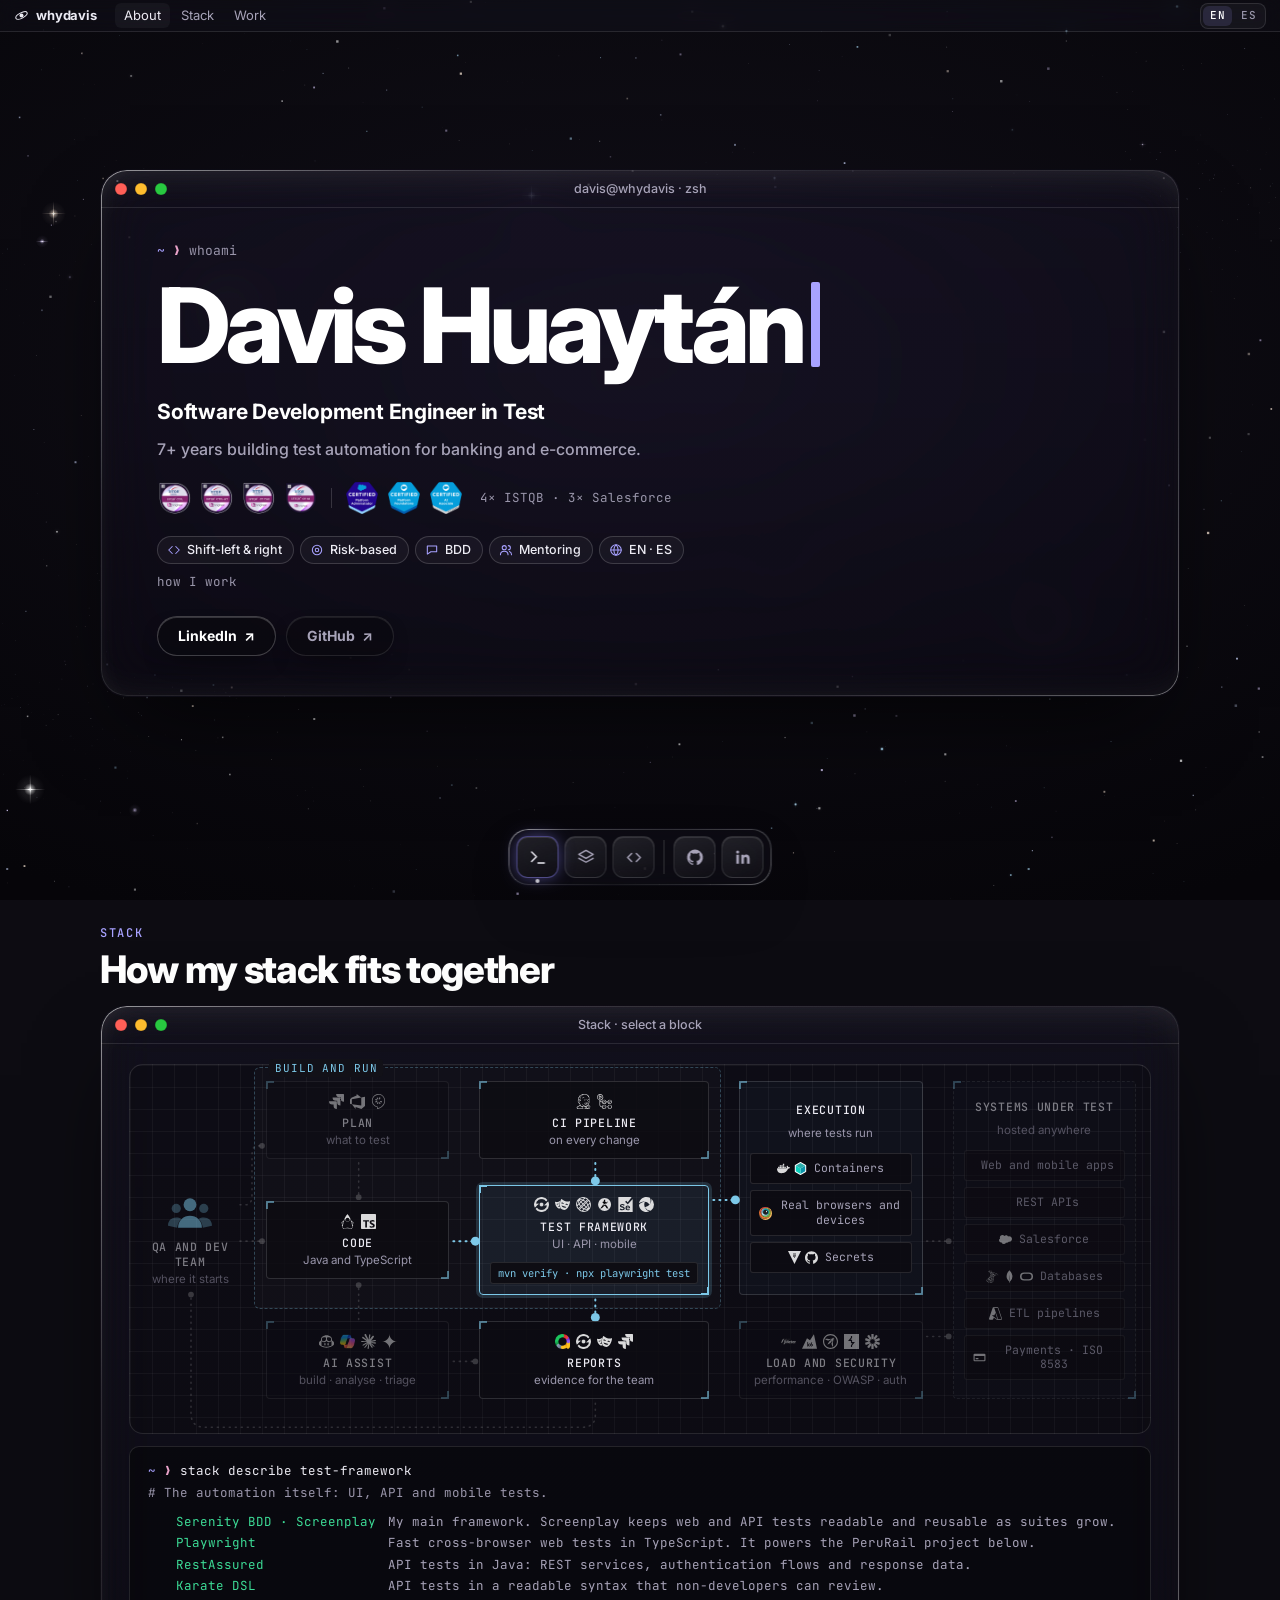
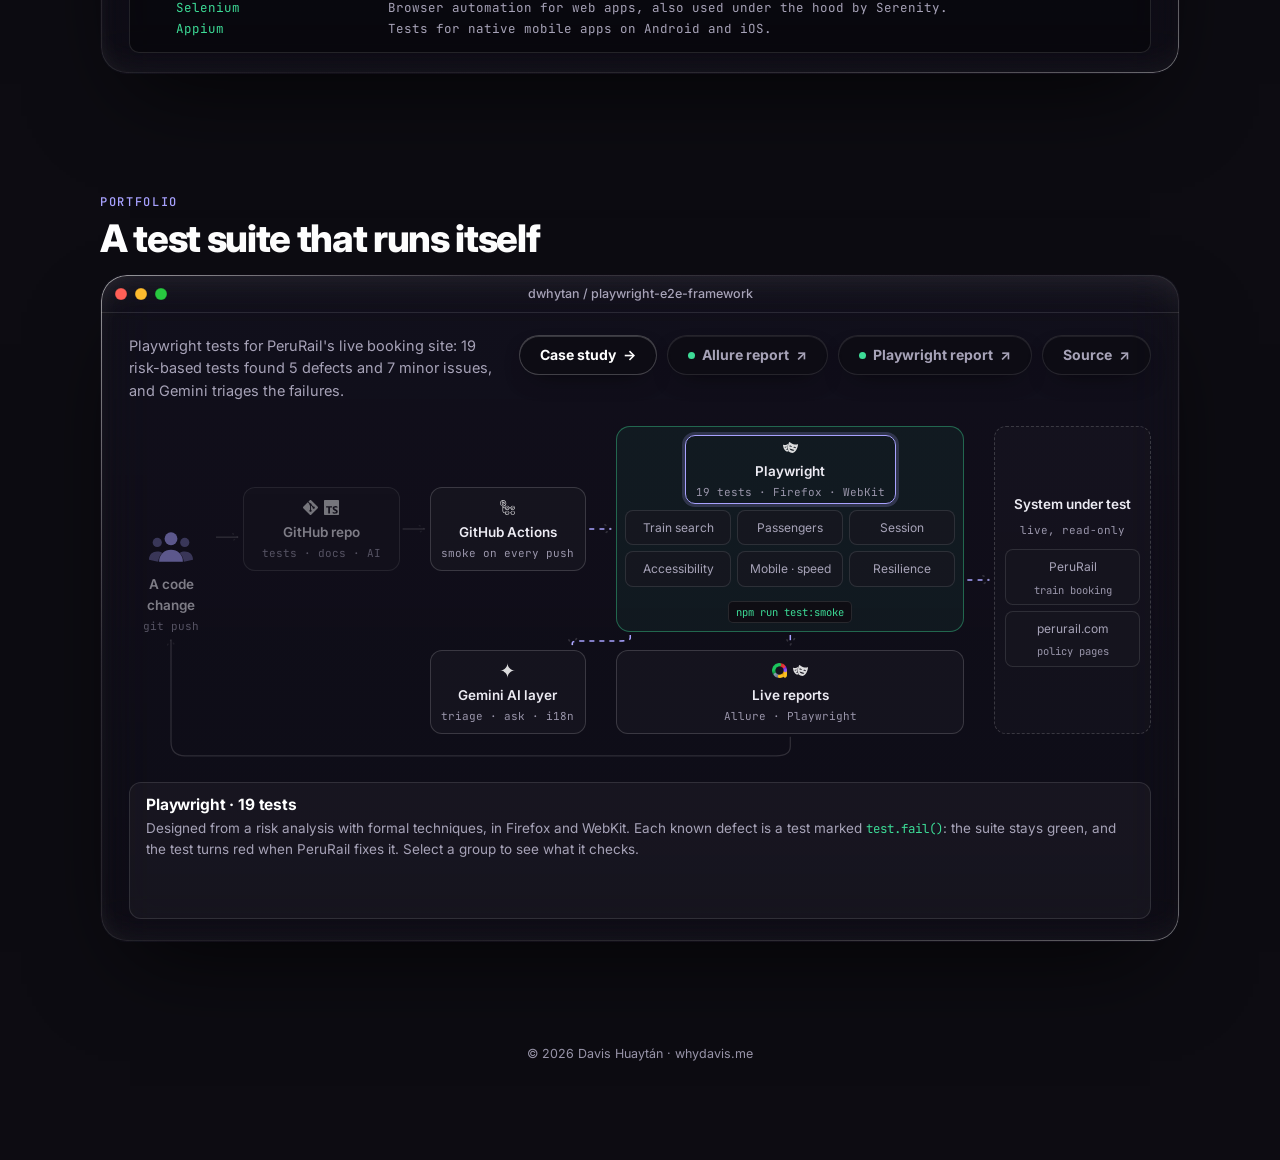
<file: index.html>
<!doctype html>
<html lang="en">
<head>
  <meta charset="utf-8">
  <meta name="viewport" content="width=device-width, initial-scale=1, viewport-fit=cover">
  <title>Davis Huaytán · SDET</title>
  <meta name="description" content="Davis Huaytán, Software Development Engineer in Test: test automation, CI/CD, performance and security testing.">
  <meta name="theme-color" content="#16151c">
  <meta property="og:title" content="Davis Huaytán · SDET">
  <meta property="og:description" content="Test automation, CI/CD, performance and security testing. ISTQB and Salesforce certified.">
  <meta property="og:url" content="https://whydavis.me">
  <meta property="og:type" content="website">
  <meta property="og:image" content="https://whydavis.me/og.png">
  <meta property="og:image:width" content="1200">
  <meta property="og:image:height" content="630">
  <meta property="og:image:alt" content="Davis Huaytán, Software Development Engineer in Test, with ISTQB and Salesforce certification badges">
  <meta name="twitter:card" content="summary_large_image">
  <meta name="twitter:title" content="Davis Huaytán · SDET">
  <meta name="twitter:description" content="Test automation, CI/CD, performance and security testing. ISTQB and Salesforce certified.">
  <meta name="twitter:image" content="https://whydavis.me/og.png">
  <!-- Shared by link only: keep it out of search results (link previews still work) -->
  <meta name="robots" content="noindex, nofollow">
  <link rel="canonical" href="https://whydavis.me/">
  <link rel="icon" href="favicon.svg" type="image/svg+xml">
  <link rel="preconnect" href="https://fonts.googleapis.com">
  <link rel="preconnect" href="https://fonts.gstatic.com" crossorigin>
  <link href="https://fonts.googleapis.com/css2?family=Inter:wght@400;500;600;700;800&family=JetBrains+Mono:wght@400;500&display=swap" rel="stylesheet">
  <link rel="stylesheet" href="styles.css">
  <script>document.documentElement.classList.add("js")</script>
</head>
<body>
  <canvas id="sky" aria-hidden="true"></canvas>
  <canvas id="stars" aria-hidden="true"></canvas>
  <div class="nebula" aria-hidden="true"></div>

  <!-- Menu bar -->
  <header class="menubar">
    <a class="mb-brand" href="#top" aria-label="Back to top">
      <svg viewBox="0 0 24 24" width="15" height="15" aria-hidden="true"><circle cx="12" cy="12" r="3.2" fill="currentColor"/><ellipse cx="12" cy="12" rx="10" ry="4.2" fill="none" stroke="currentColor" stroke-width="1.6" transform="rotate(-28 12 12)"/></svg>
      <strong>whydavis</strong>
    </a>
    <nav class="mb-nav" aria-label="Sections">
      <a href="#about">About</a>
      <a href="#stack">Stack</a>
      <a href="#work">Work</a>
    </nav>
    <div class="lang" role="group" aria-label="Language">
      <button type="button" data-lang="en" aria-pressed="true" title="English">EN</button>
      <button type="button" data-lang="es" aria-pressed="false" title="Español">ES</button>
    </div>
  </header>

  <main id="top">
    <!-- Hero -->
    <section id="about" class="section hero">
      <article class="window hero-win reveal">
        <div class="titlebar">
          <span class="lights" aria-hidden="true"><i></i><i></i><i></i></span>
          <span class="title">davis@whydavis · zsh</span>
        </div>
        <div class="win-body hero-body">
          <p class="prompt"><span class="p-user">~</span> <span class="p-sym">❯</span> <span class="typed" data-text="whoami">whoami</span></p>
          <h1 class="name">Davis Huaytán<span class="cursor" aria-hidden="true"></span></h1>
          <p class="role">Software Development Engineer in Test</p>
          <p class="summary">7+ years building test automation for banking and e-commerce.</p>
          <div class="certs-row">
          <ul class="badges" aria-label="Certifications">
            <li><button class="badge" type="button" data-name="Foundation Level" data-org="ISTQB CTFL"><img src="assets/badges/ctfl.png" alt="ISTQB CTFL Foundation Level" width="32" height="32"></button></li>
            <li><button class="badge" type="button" data-name="Agile Tester" data-org="ISTQB CTFL-AT"><img src="assets/badges/ctfl-at.png" alt="ISTQB CTFL-AT Agile Tester" width="32" height="32"></button></li>
            <li><button class="badge" type="button" data-name="Test Automation Engineering" data-org="ISTQB CTAL-TAE"><img src="assets/badges/ctal-tae.png" alt="ISTQB CTAL-TAE Test Automation Engineering" width="32" height="32"></button></li>
            <li><button class="badge" type="button" data-name="AI Testing" data-org="ISTQB CT-AI"><img src="assets/badges/ct-ai.png" alt="ISTQB CT-AI AI Testing" width="32" height="32"></button></li>
            <li class="badge-sep" aria-hidden="true"></li>
            <li><button class="badge" type="button" data-name="Platform Administrator" data-org="Salesforce"><img src="assets/badges/sf-admin.png" alt="Salesforce Platform Administrator" width="32" height="32"></button></li>
            <li><button class="badge" type="button" data-name="Platform Foundations" data-org="Salesforce"><img src="assets/badges/sf-associate.png" alt="Salesforce Platform Foundations" width="32" height="32"></button></li>
            <li><button class="badge" type="button" data-name="AI Associate" data-org="Salesforce"><img src="assets/badges/sf-ai-associate.png" alt="Salesforce AI Associate" width="32" height="32"></button></li>
          </ul>
            <p class="badge-caption" aria-hidden="true"><span class="cap-default">4× ISTQB · 3× Salesforce</span><span class="cap-live"></span></p>
          </div>
          <div class="highlights">
            <span class="pchips"><button class="pchip" type="button" data-tip="Testing starts at requirements and design, and keeps going with checks in production."><svg viewBox="0 0 24 24" aria-hidden="true"><path d="M9 6l-6 6 6 6M15 6l6 6-6 6"/></svg>Shift-left &amp; right</button><button class="pchip" type="button" data-tip="Coverage goes first where a failure would hurt the business most."><svg viewBox="0 0 24 24" aria-hidden="true"><circle cx="12" cy="12" r="8"/><circle cx="12" cy="12" r="3"/></svg>Risk-based</button><button class="pchip" type="button" data-tip="Scenarios agreed with business, dev and architecture before any code."><svg viewBox="0 0 24 24" aria-hidden="true"><path d="M4 5h16v10H10l-6 4z"/></svg>BDD</button><button class="pchip" type="button" data-tip="Coaching engineers on Screenplay and Salesforce automation; made Screenplay a team standard."><svg viewBox="0 0 24 24" aria-hidden="true"><circle cx="9" cy="8" r="3.5"/><path d="M2.5 20c0-3.6 2.9-6 6.5-6s6.5 2.4 6.5 6M16 4.5a3.5 3.5 0 010 7M18 14.5c2 .8 3.5 2.8 3.5 5.5"/></svg>Mentoring</button><button class="pchip" type="button" data-tip="English at a professional working level, Spanish native."><svg viewBox="0 0 24 24" aria-hidden="true"><circle cx="12" cy="12" r="9"/><path d="M3 12h18M12 3c2.5 2.6 3.8 5.6 3.8 9s-1.3 6.4-3.8 9c-2.5-2.6-3.8-5.6-3.8-9S9.5 5.6 12 3z"/></svg>EN · ES</button></span>
            <p class="pchip-caption" aria-live="polite"><span class="cap-default">how I work</span><span class="cap-live"></span></p>
          </div>
          <div class="cta">
            <a class="btn btn-primary" href="https://www.linkedin.com/in/davis-huaytan" target="_blank" rel="noopener">LinkedIn <span aria-hidden="true">↗</span></a>
            <a class="btn" href="https://github.com/dwhytan" target="_blank" rel="noopener">GitHub <span aria-hidden="true">↗</span></a>
          </div>
        </div>
      </article>
    </section>

    <!-- Stack -->
    <section id="stack" class="section">
      <header class="sec-head reveal">
        <p class="eyebrow">Stack</p>
        <h2>How my stack fits together</h2>
      </header>
      <article class="window reveal">
        <div class="titlebar">
          <span class="lights" aria-hidden="true"><i></i><i></i><i></i></span>
          <span class="title">Stack · select a block</span>
        </div>
        <div class="win-body stack-body">
          <div class="diagram diagram--stack" id="diagram">
            <svg class="wires" aria-hidden="true">
              <defs>
                <marker id="ah" viewBox="0 0 10 10" refX="8" refY="5" markerWidth="7" markerHeight="7" orient="auto-start-reverse"><path d="M2 1L8 5L2 9" fill="none" stroke="rgba(255,255,255,.35)" stroke-width="1.6" stroke-linecap="round" stroke-linejoin="round"/></marker>
                <marker id="ah-on" viewBox="0 0 10 10" refX="8" refY="5" markerWidth="7" markerHeight="7" orient="auto-start-reverse"><path d="M2 1L8 5L2 9" fill="none" stroke="#a8a2ff" stroke-width="1.6" stroke-linecap="round" stroke-linejoin="round"/></marker>
                <marker id="dot" viewBox="0 0 10 10" refX="5" refY="5" markerWidth="6" markerHeight="6"><circle cx="5" cy="5" r="3" fill="rgba(255,255,255,.4)"/></marker>
                <marker id="dot-on" viewBox="0 0 10 10" refX="5" refY="5" markerWidth="7" markerHeight="7"><circle cx="5" cy="5" r="3.2" fill="#7cc8e8"/></marker>
              </defs>
              <g class="wire-paths"></g>
            </svg>
            <div class="zone" aria-hidden="true"><span>Build and run</span></div>
            <button class="dnode team" type="button" data-node="team" style="grid-area:team">
              <svg class="people" viewBox="0 0 48 40" aria-hidden="true"><circle cx="24" cy="11" r="7"/><path d="M11 36c0-8 6-13 13-13s13 5 13 13z"/><circle cx="9" cy="15" r="5" opacity=".55"/><path d="M0 34c0-6 4-9 9-9 2 0 4 .5 5.5 1.5-2.5 2.5-4 5.5-4.5 9.5z" opacity=".55"/><circle cx="39" cy="15" r="5" opacity=".55"/><path d="M48 34c0-6-4-9-9-9-2 0-4 .5-5.5 1.5 2.5 2.5 4 5.5 4.5 9.5z" opacity=".55"/></svg>
              <b>QA and dev team</b><small>where it starts</small>
            </button>
            <button class="dnode" type="button" data-node="plan" style="grid-area:plan">
              <span class="icons" aria-hidden="true"><img src="assets/icons/jira.svg" alt=""><img src="assets/icons/azuredevops.svg" alt=""><img src="assets/icons/cucumber.svg" alt=""></span>
              <b>Plan</b><small>what to test</small>
            </button>
            <button class="dnode" type="button" data-node="code" style="grid-area:code">
              <span class="icons" aria-hidden="true"><img src="assets/icons/openjdk.svg" alt=""><img src="assets/icons/typescript.svg" alt=""></span>
              <b>Code</b><small>Java and TypeScript</small>
            </button>
            <button class="dnode ai-node" type="button" data-node="ai" style="grid-area:ai">
              <span class="icons" aria-hidden="true"><img src="assets/icons/githubcopilot.svg" alt=""><img src="assets/icons/mscopilot.png" alt="" class="color"><img src="assets/icons/claude.svg" alt=""><img src="assets/icons/googlegemini.svg" alt=""></span>
              <b>AI assist</b><small>build · analyse · triage</small>
            </button>
            <button class="dnode" type="button" data-node="ci" style="grid-area:ci">
              <span class="icons" aria-hidden="true"><img src="assets/icons/jenkins.svg" alt=""><img src="assets/icons/githubactions.svg" alt=""></span>
              <b>CI pipeline</b><small>on every change</small>
            </button>
            <button class="dnode hero-node" type="button" data-node="fw" style="grid-area:fw">
              <span class="icons" aria-hidden="true"><img src="assets/icons/serenity.png" alt="" class="sil"><img src="assets/icons/playwright.svg" alt=""><img src="assets/icons/restassured.png" alt="" class="sil"><img src="assets/icons/karate.svg" alt=""><img src="assets/icons/selenium.svg" alt=""><img src="assets/icons/appium.svg" alt=""></span>
              <b>Test framework</b><small>UI · API · mobile</small><code class="cmd">mvn verify · npx playwright test</code>
            </button>
            <button class="dnode" type="button" data-node="load" style="grid-area:load">
              <span class="icons" aria-hidden="true"><img src="assets/icons/apachejmeter.svg" alt=""><img src="assets/icons/k6.svg" alt=""><img src="assets/icons/owasp.svg" alt=""><img src="assets/icons/burpsuite.svg" alt=""><img src="assets/icons/jwt.svg" alt=""></span>
              <b>Load and security</b><small>performance · OWASP · auth</small>
            </button>
            <button class="dnode region" type="button" data-node="exec" style="grid-area:exec">
              <b>Execution</b><small>where tests run</small>
              <span class="card"><span class="icons" aria-hidden="true"><img src="assets/icons/docker.svg" alt=""><img src="assets/icons/testcontainers.svg" alt="" class="color"></span>Containers</span>
              <span class="card"><span class="icons" aria-hidden="true"><img src="assets/icons/browserstack.svg" alt="" class="color"></span>Real browsers and devices</span>
              <span class="card"><span class="icons" aria-hidden="true"><img src="assets/icons/vault.svg" alt=""><img src="assets/icons/github.svg" alt=""></span>Secrets</span>
            </button>
            <button class="dnode" type="button" data-node="reports" style="grid-area:reports">
              <span class="icons" aria-hidden="true"><img src="assets/icons/allure.png" alt="" class="color"><img src="assets/icons/serenity.png" alt="" class="sil"><img src="assets/icons/playwright.svg" alt=""><img src="assets/icons/jira.svg" alt=""></span>
              <b>Reports</b><small>evidence for the team</small>
            </button>
            <button class="dnode region sut" type="button" data-node="sut" style="grid-area:sut">
              <b>Systems under test</b><small>hosted anywhere</small>
              <span class="card"><span class="icons" aria-hidden="true"></span>Web and mobile apps</span>
              <span class="card"><span class="icons" aria-hidden="true"></span>REST APIs</span>
              <span class="card"><span class="icons" aria-hidden="true"><img src="assets/icons/salesforce.svg" alt=""></span>Salesforce</span>
              <span class="card"><span class="icons" aria-hidden="true"><img src="assets/icons/sqlserver.svg" alt=""><img src="assets/icons/mongodb.svg" alt=""><img src="assets/icons/oracle.svg" alt=""></span>Databases</span>
              <span class="card"><span class="icons" aria-hidden="true"><img src="assets/icons/azure.svg" alt=""></span>ETL pipelines</span>
              <span class="card"><span class="icons" aria-hidden="true"><img src="assets/icons/payments.svg" alt=""></span>Payments · ISO 8583</span>
            </button>
          </div>
          <div class="arch-detail" id="arch-detail" aria-live="polite"></div>
        </div>
      </article>
    </section>

    <section id="work" class="section">
      <header class="sec-head reveal">
        <p class="eyebrow">Portfolio</p>
        <h2>A test suite that runs itself</h2>
      </header>
      <article class="window repo reveal">
        <div class="titlebar">
          <span class="lights" aria-hidden="true"><i></i><i></i><i></i></span>
          <span class="title">dwhytan / playwright-e2e-framework</span>
        </div>
        <div class="win-body repo-body">
          <div class="repo-head">
            <div>
              <p class="repo-lede">Playwright tests for PeruRail's live booking site: 19 risk-based tests found 5 defects and 7 minor issues, and Gemini triages the failures.</p>
            </div>
            <div class="cta">
              <a class="btn btn-primary" href="perurail/">Case study <span aria-hidden="true">→</span></a>
              <a class="btn" href="https://dwhytan.github.io/playwright-e2e-framework/allure/" target="_blank" rel="noopener"><span class="status-dot" aria-hidden="true"></span>Allure report <span aria-hidden="true">↗</span></a>
              <a class="btn" href="https://dwhytan.github.io/playwright-e2e-framework/playwright/" target="_blank" rel="noopener"><span class="status-dot" aria-hidden="true"></span>Playwright report <span aria-hidden="true">↗</span></a>
              <a class="btn" href="https://github.com/dwhytan/playwright-e2e-framework" target="_blank" rel="noopener">Source <span aria-hidden="true">↗</span></a>
            </div>
          </div>
          <div class="diagram diagram--repo" id="repo-diagram">
            <svg class="wires" aria-hidden="true"><g class="wire-paths"></g></svg>
            <button class="dnode team" type="button" data-node="dev" style="grid-area:dev">
              <svg class="people" viewBox="0 0 48 40" aria-hidden="true"><circle cx="24" cy="11" r="7"/><path d="M11 36c0-8 6-13 13-13s13 5 13 13z"/><circle cx="9" cy="15" r="5" opacity=".55"/><path d="M0 34c0-6 4-9 9-9 2 0 4 .5 5.5 1.5-2.5 2.5-4 5.5-4.5 9.5z" opacity=".55"/><circle cx="39" cy="15" r="5" opacity=".55"/><path d="M48 34c0-6-4-9-9-9-2 0-4 .5-5.5 1.5 2.5 2.5 4 5.5 4.5 9.5z" opacity=".55"/></svg>
              <b>A code change</b><small>git push</small>
            </button>
            <button class="dnode" type="button" data-node="repo" style="grid-area:repo">
              <span class="icons" aria-hidden="true"><img src="assets/icons/git.svg" alt=""><img src="assets/icons/typescript.svg" alt=""></span>
              <b>GitHub repo</b><small>tests · docs · AI</small>
            </button>
            <button class="dnode" type="button" data-node="ci" style="grid-area:ci">
              <span class="icons" aria-hidden="true"><img src="assets/icons/githubactions.svg" alt=""></span>
              <b>GitHub Actions</b><small>smoke on every push</small>
            </button>
            <div class="dregion" data-wire="suite" style="grid-area:suite">
              <button class="region-head" type="button" data-node="suite">
                <span class="icons" aria-hidden="true"><img src="assets/icons/playwright.svg" alt=""></span>
                <b>Playwright</b><small>19 tests · Firefox · WebKit</small>
              </button>
              <div class="cards">
                <button class="card" type="button" data-node="search">Train search</button>
                <button class="card" type="button" data-node="pax">Passengers</button>
                <button class="card" type="button" data-node="session">Session</button>
                <button class="card" type="button" data-node="a11y">Accessibility</button>
                <button class="card" type="button" data-node="mobile">Mobile · speed</button>
                <button class="card" type="button" data-node="resil">Resilience</button>
              </div>
              <code class="cmd">npm run test:smoke</code>
            </div>
            <button class="dnode region sut" type="button" data-node="apps" style="grid-area:apps">
              <b>System under test</b><small>live, read-only</small>
              <span class="card">PeruRail<em>train booking</em></span>
              <span class="card">perurail.com<em>policy pages</em></span>
            </button>
            <button class="dnode" type="button" data-node="ai" style="grid-area:ai">
              <span class="icons" aria-hidden="true"><img src="assets/icons/googlegemini.svg" alt=""></span>
              <b>Gemini AI layer</b><small>triage · ask · i18n</small>
            </button>
            <button class="dnode" type="button" data-node="report" style="grid-area:report">
              <span class="icons" aria-hidden="true"><img src="assets/icons/allure.png" alt="" class="color"><img src="assets/icons/playwright.svg" alt=""></span>
              <b>Live reports</b><small>Allure · Playwright</small>
            </button>
          </div>
          <div class="arch-detail" id="repo-detail" aria-live="polite"></div>
        </div>
      </article>
    </section>

  </main>

  <footer class="footer">
    <p>© <span id="year">2026</span> Davis Huaytán · whydavis.me</p>
  </footer>

  <!-- Dock -->
  <nav class="dock" aria-label="Quick navigation">
    <a class="dock-item" href="#about" data-label="About" aria-label="About" style="--g1:#8e86ff">
      <svg viewBox="0 0 24 24"><path d="M4 17l6-6-6-6M12 19h8"/></svg>
    </a>
    <a class="dock-item" href="#stack" data-label="Stack" aria-label="Stack" style="--g1:#6fb6ff">
      <svg viewBox="0 0 24 24"><path d="M12 3l9 5-9 5-9-5 9-5zM3 13l9 5 9-5"/></svg>
    </a>
    <a class="dock-item" href="#work" data-label="Portfolio" aria-label="Portfolio" style="--g1:#5be3a0">
      <svg viewBox="0 0 24 24"><path d="M9 7l-5 5 5 5M15 7l5 5-5 5"/></svg>
    </a>
    <span class="dock-sep" aria-hidden="true"></span>
    <a class="dock-item ext" href="https://github.com/dwhytan" target="_blank" rel="noopener" data-label="GitHub" aria-label="GitHub" style="--g1:#c9c6d8">
      <svg viewBox="0 0 24 24" class="fill"><path d="M12 2a10 10 0 0 0-3.16 19.49c.5.09.68-.22.68-.48v-1.7c-2.78.6-3.37-1.34-3.37-1.34-.45-1.16-1.11-1.47-1.11-1.47-.91-.62.07-.6.07-.6 1 .07 1.53 1.03 1.53 1.03.9 1.53 2.35 1.09 2.92.83.09-.65.35-1.09.63-1.34-2.22-.25-4.55-1.11-4.55-4.94 0-1.09.39-1.98 1.03-2.68-.1-.25-.45-1.27.1-2.65 0 0 .84-.27 2.75 1.02a9.56 9.56 0 0 1 5 0c1.91-1.29 2.75-1.02 2.75-1.02.55 1.38.2 2.4.1 2.65.64.7 1.03 1.59 1.03 2.68 0 3.84-2.34 4.68-4.57 4.93.36.31.68.92.68 1.85v2.75c0 .27.18.58.69.48A10 10 0 0 0 12 2z"/></svg>
    </a>
    <a class="dock-item ext" href="https://www.linkedin.com/in/davis-huaytan" target="_blank" rel="noopener" data-label="LinkedIn" aria-label="LinkedIn" style="--g1:#3a8ee6">
      <svg viewBox="0 0 24 24" class="fill"><path d="M6.94 8.5H3.56V20h3.38V8.5zM5.25 3a1.96 1.96 0 1 0 0 3.92 1.96 1.96 0 0 0 0-3.92zM20.44 13.2c0-3.1-1.65-4.94-4.32-4.94-1.5 0-2.5.82-2.92 1.6V8.5H9.84V20h3.38v-6.2c0-1.47.66-2.5 1.96-2.5 1.2 0 1.88.85 1.88 2.5V20h3.38v-6.8z"/></svg>
    </a>
  </nav>

  <script src="main.js" defer></script>
  <script src="i18n.js" defer></script>
  <!-- Cloudflare Web Analytics: cookieless visit counts -->
  <script type="module" src="https://static.cloudflareinsights.com/beacon.min.js" data-cf-beacon='{"token": "da24d4a534864f099feae7750978d0eb"}'></script>
</body>
</html>
</file>
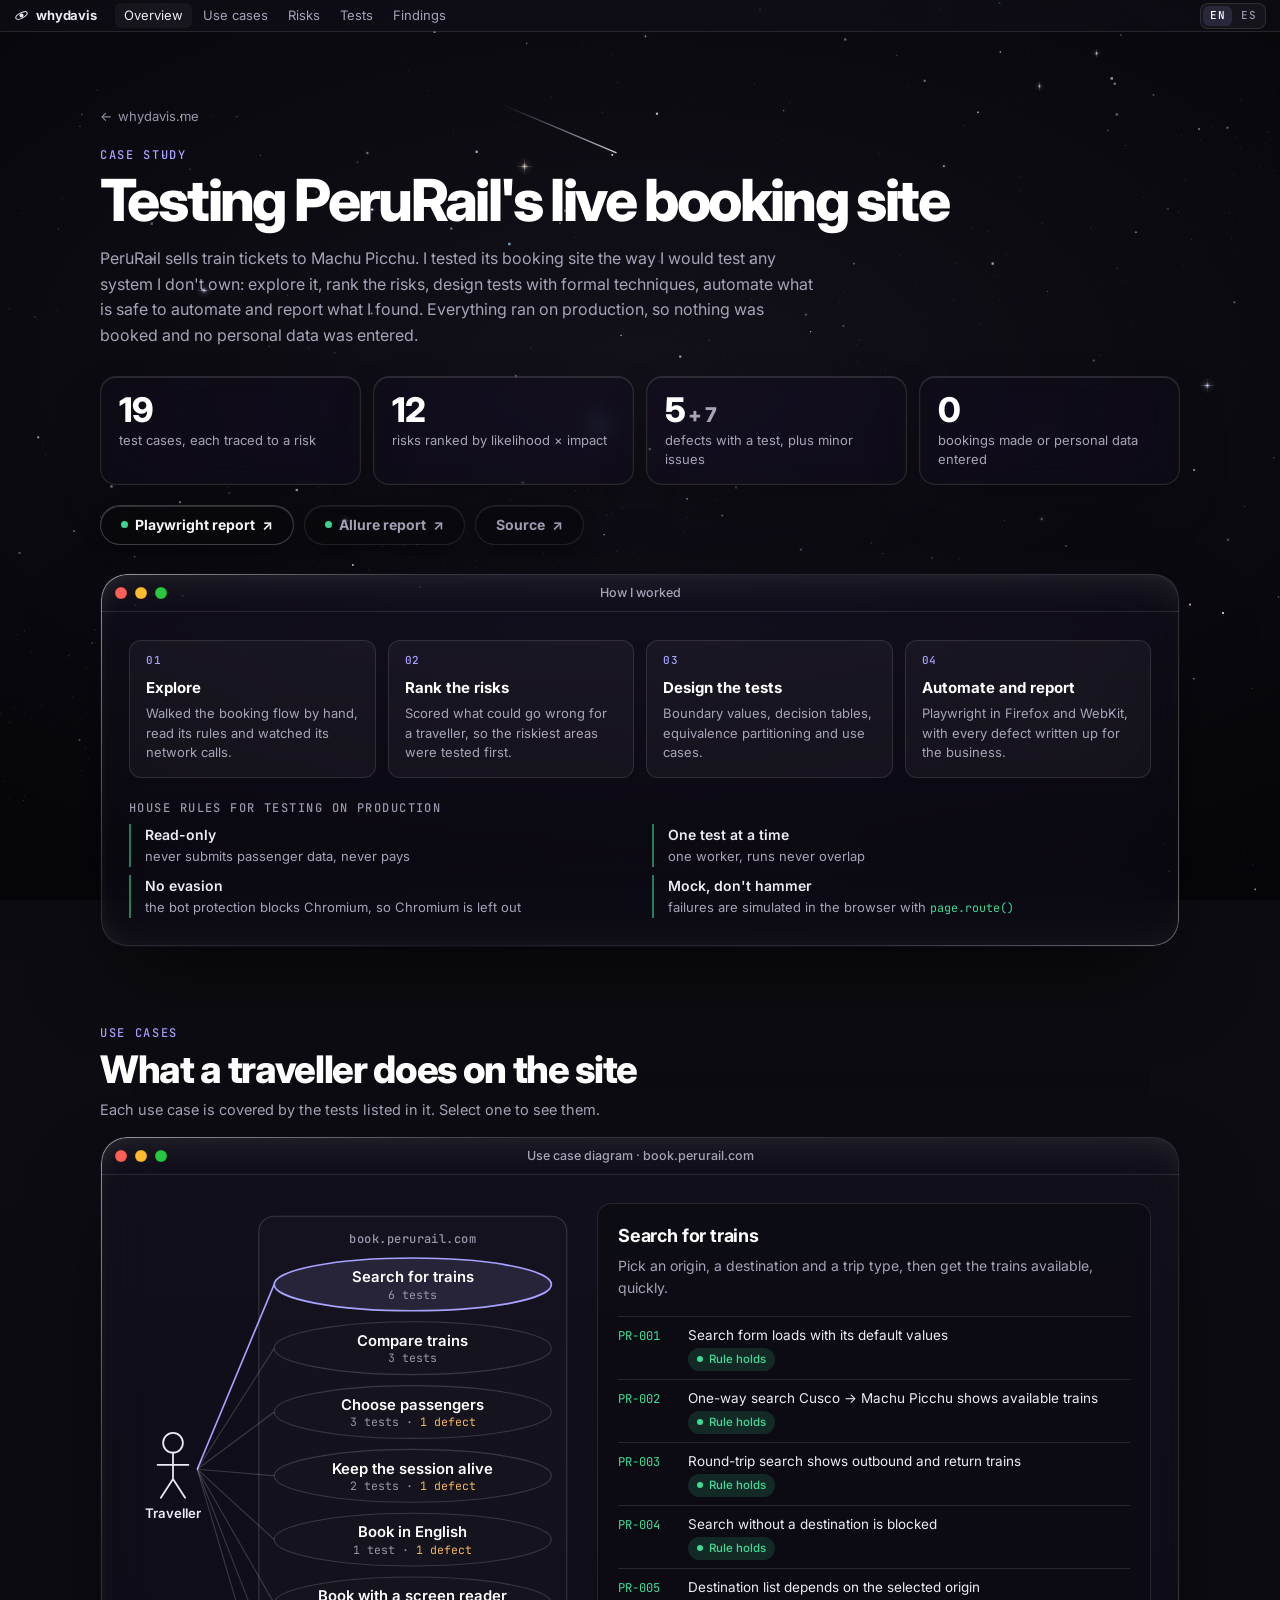
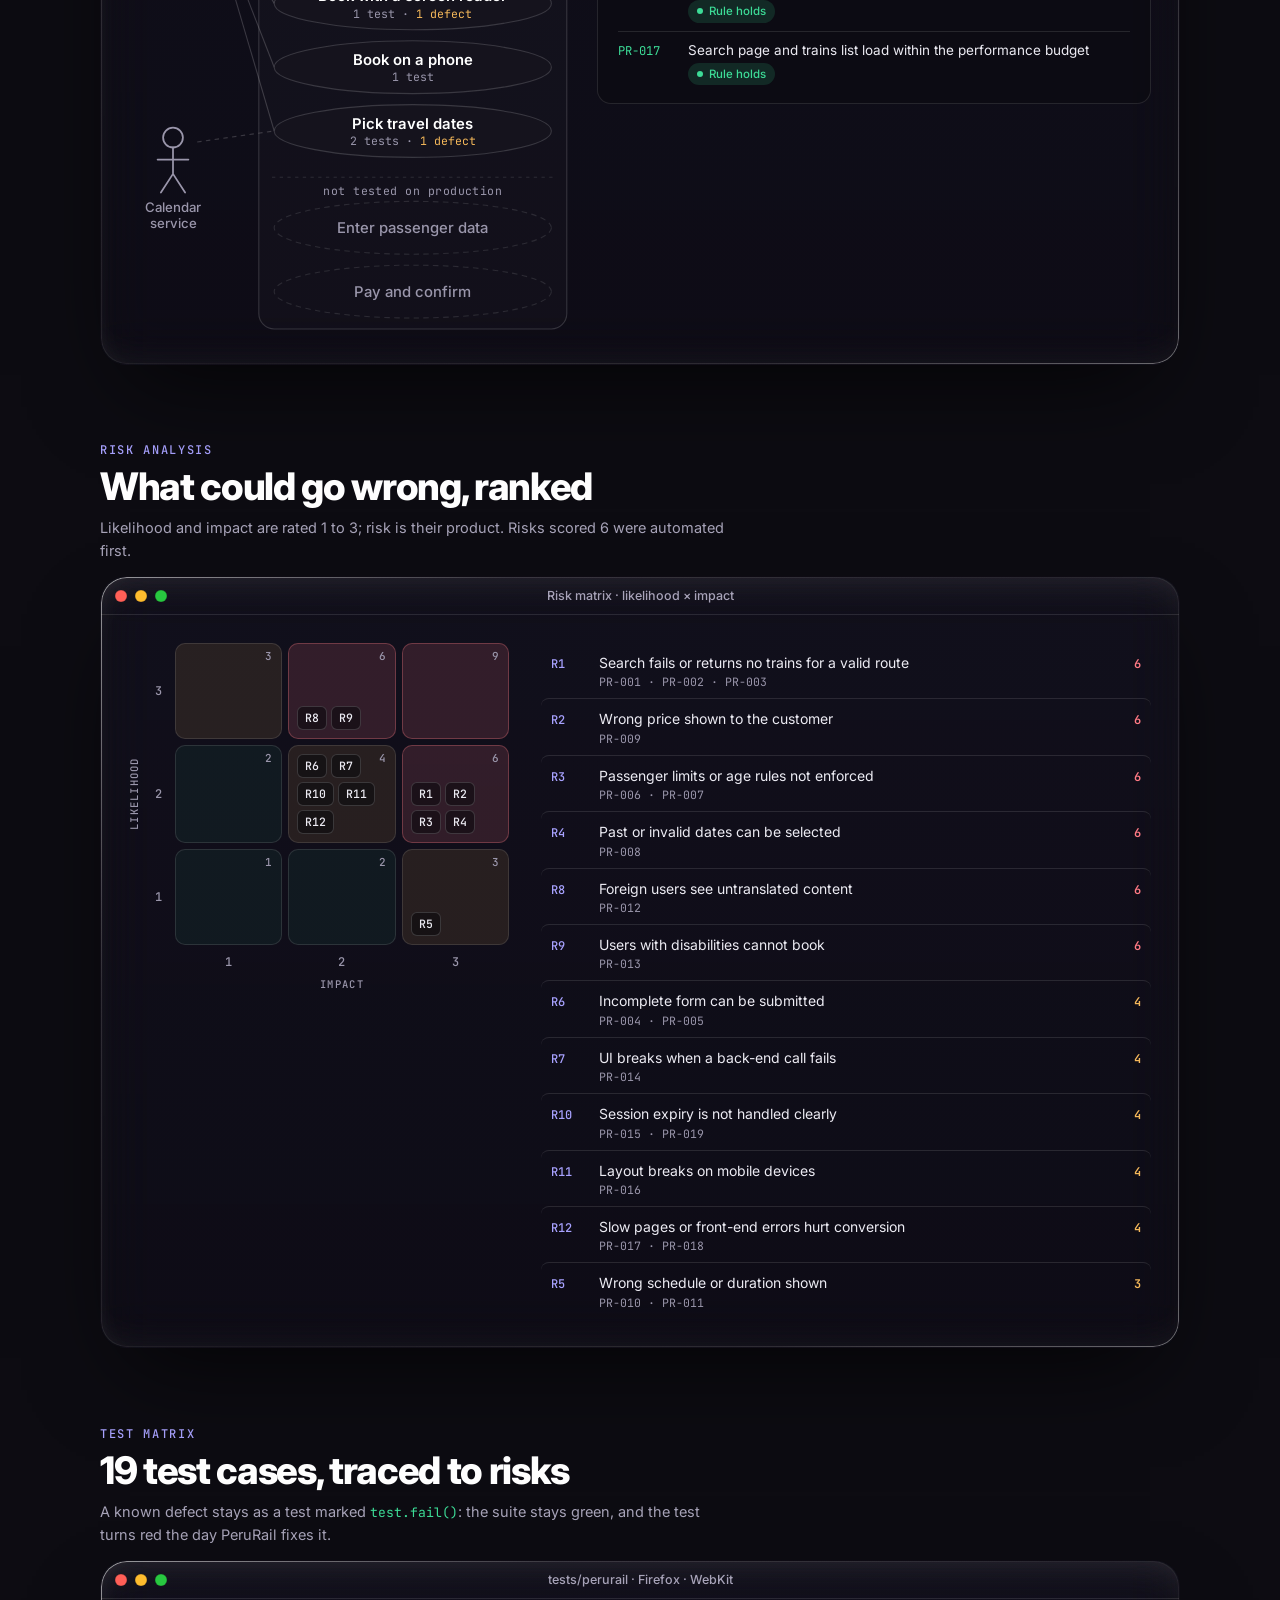
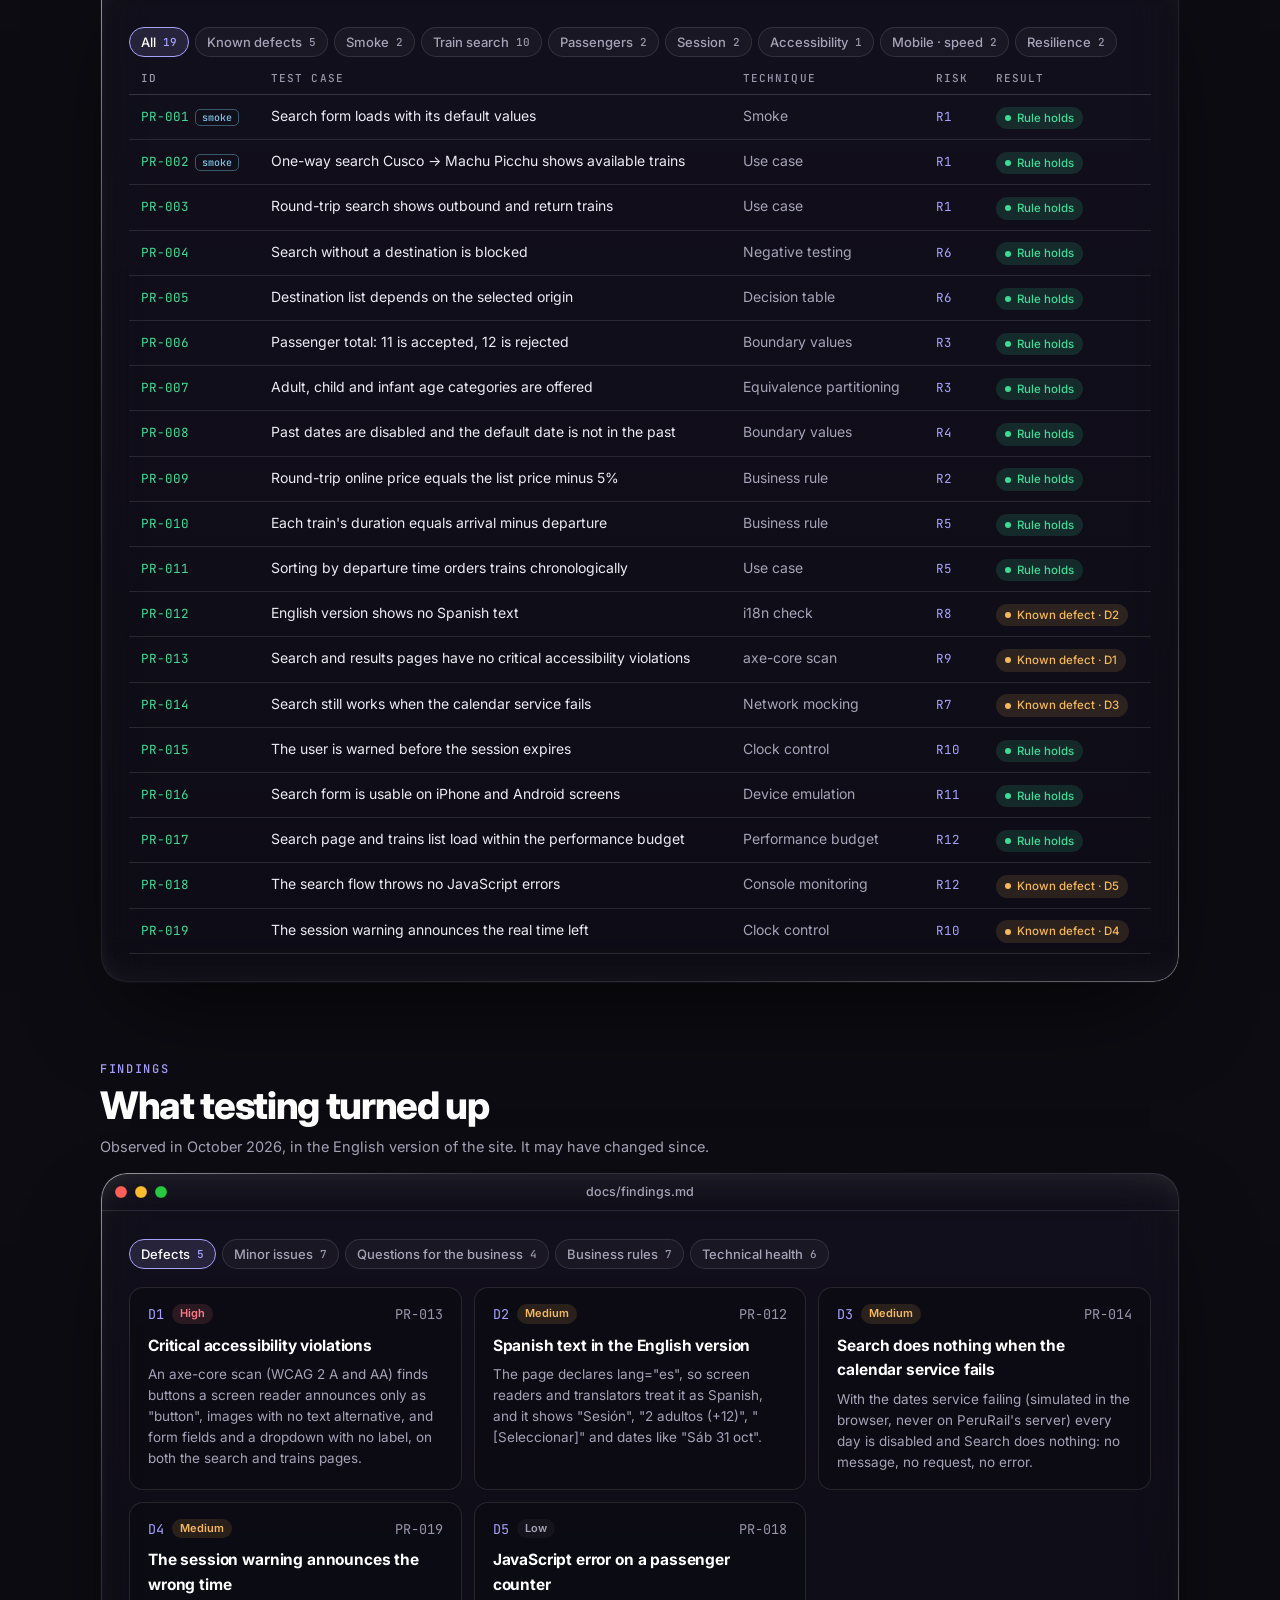
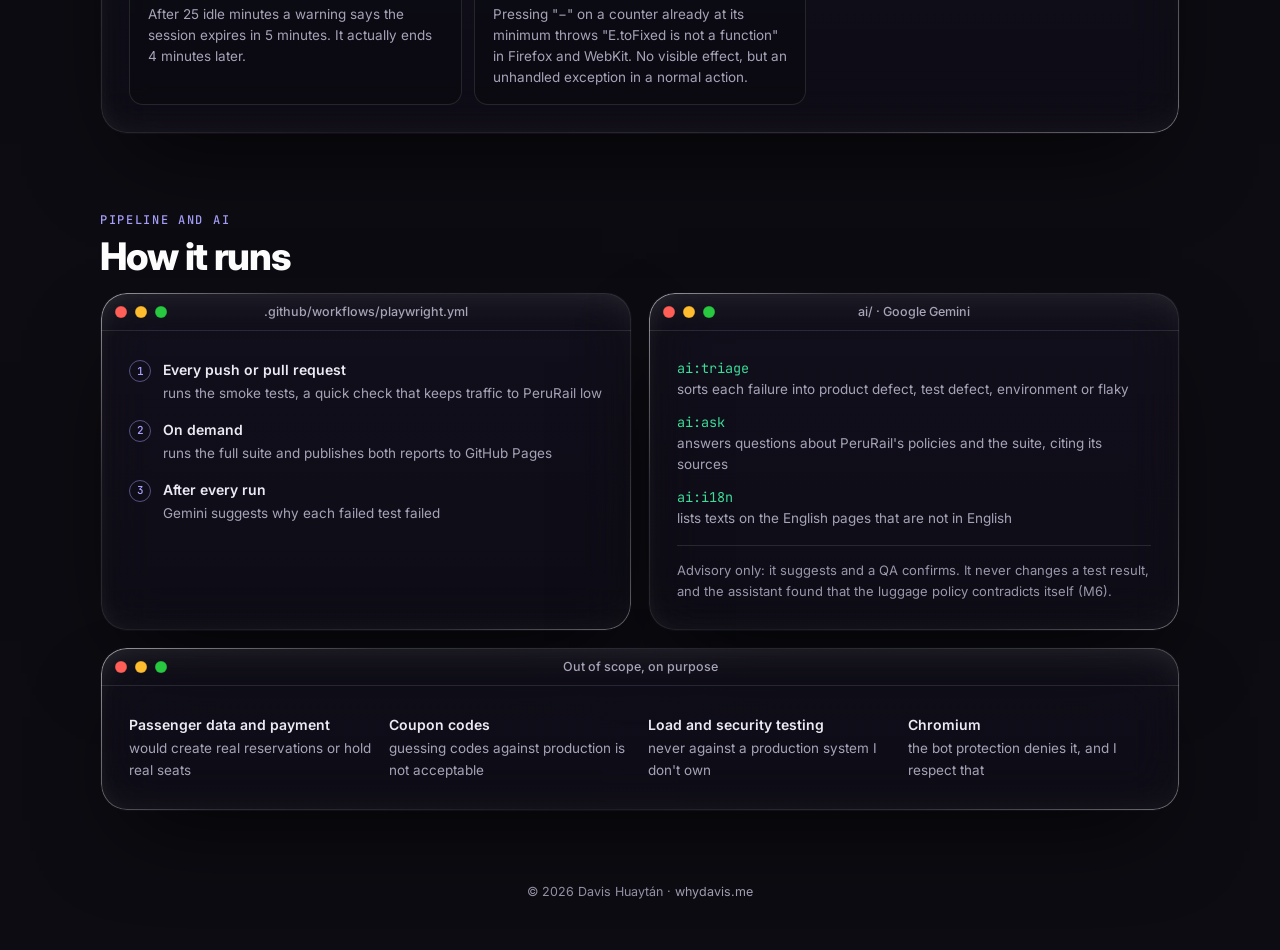
<file: perurail/index.html>
<!doctype html>
<html lang="en" class="case">
<head>
  <meta charset="utf-8">
  <meta name="viewport" content="width=device-width, initial-scale=1, viewport-fit=cover">
  <title>PeruRail case study · whydavis</title>
  <meta name="description" content="How Davis Huaytán tested PeruRail's live booking site: use cases, risk analysis, a 19-case test matrix and the defects found.">
  <meta name="theme-color" content="#16151c">
  <meta property="og:title" content="PeruRail case study · Davis Huaytán">
  <meta property="og:description" content="Use cases, risk analysis, test matrix and findings from testing a live booking site with Playwright.">
  <meta property="og:url" content="https://whydavis.me/perurail/">
  <meta property="og:type" content="article">
  <meta property="og:image" content="https://whydavis.me/og.png">
  <meta name="twitter:card" content="summary_large_image">
  <meta name="robots" content="noindex, nofollow">
  <link rel="canonical" href="https://whydavis.me/perurail/">
  <link rel="icon" href="../favicon.svg" type="image/svg+xml">
  <link rel="preconnect" href="https://fonts.googleapis.com">
  <link rel="preconnect" href="https://fonts.gstatic.com" crossorigin>
  <link href="https://fonts.googleapis.com/css2?family=Inter:wght@400;500;600;700;800&family=JetBrains+Mono:wght@400;500&display=swap" rel="stylesheet">
  <link rel="stylesheet" href="../styles.css">
  <link rel="stylesheet" href="case.css">
  <script>document.documentElement.classList.add("js")</script>
</head>
<body>
  <canvas id="sky" aria-hidden="true"></canvas>
  <canvas id="stars" aria-hidden="true"></canvas>
  <div class="nebula" aria-hidden="true"></div>

  <header class="menubar">
    <a class="mb-brand" href="../" aria-label="Back to whydavis.me">
      <svg viewBox="0 0 24 24" width="15" height="15" aria-hidden="true"><circle cx="12" cy="12" r="3.2" fill="currentColor"/><ellipse cx="12" cy="12" rx="10" ry="4.2" fill="none" stroke="currentColor" stroke-width="1.6" transform="rotate(-28 12 12)"/></svg>
      <strong>whydavis</strong>
    </a>
    <nav class="mb-nav" aria-label="Sections">
      <a href="#overview">Overview</a>
      <a href="#use-cases">Use cases</a>
      <a href="#risks">Risks</a>
      <a href="#tests">Tests</a>
      <a href="#findings">Findings</a>
    </nav>
    <div class="lang" role="group" aria-label="Language">
      <button type="button" data-lang="en" aria-pressed="true" title="English">EN</button>
      <button type="button" data-lang="es" aria-pressed="false" title="Español">ES</button>
    </div>
  </header>

  <main id="top">
    <!-- Overview -->
    <section id="overview" class="cs">
      <a class="back" href="../#work"><span aria-hidden="true">←</span> whydavis.me</a>
      <p class="eyebrow">Case study</p>
      <h1 class="cs-title">Testing PeruRail's live booking site</h1>
      <p class="cs-lede">PeruRail sells train tickets to Machu Picchu. I tested its booking site the way I would test any system I don't own: explore it, rank the risks, design tests with formal techniques, automate what is safe to automate and report what I found. Everything ran on production, so nothing was booked and no personal data was entered.</p>

      <div class="kpis">
        <div class="kpi glass"><b>19</b><span>test cases, each traced to a risk</span></div>
        <div class="kpi glass"><b>12</b><span>risks ranked by likelihood × impact</span></div>
        <div class="kpi glass"><b>5<small> + 7</small></b><span>defects with a test, plus minor issues</span></div>
        <div class="kpi glass"><b>0</b><span>bookings made or personal data entered</span></div>
      </div>

      <div class="cta">
        <a class="btn btn-primary" href="https://dwhytan.github.io/playwright-e2e-framework/playwright/" target="_blank" rel="noopener"><span class="status-dot" aria-hidden="true"></span>Playwright report <span aria-hidden="true">↗</span></a>
        <a class="btn" href="https://dwhytan.github.io/playwright-e2e-framework/allure/" target="_blank" rel="noopener"><span class="status-dot" aria-hidden="true"></span>Allure report <span aria-hidden="true">↗</span></a>
        <a class="btn" href="https://github.com/dwhytan/playwright-e2e-framework" target="_blank" rel="noopener">Source <span aria-hidden="true">↗</span></a>
      </div>

      <article class="window reveal">
        <div class="titlebar">
          <span class="lights" aria-hidden="true"><i></i><i></i><i></i></span>
          <span class="title">How I worked</span>
        </div>
        <div class="win-body">
          <ol class="steps">
            <li><span class="step-n">01</span><b>Explore</b><span>Walked the booking flow by hand, read its rules and watched its network calls.</span></li>
            <li><span class="step-n">02</span><b>Rank the risks</b><span>Scored what could go wrong for a traveller, so the riskiest areas were tested first.</span></li>
            <li><span class="step-n">03</span><b>Design the tests</b><span>Boundary values, decision tables, equivalence partitioning and use cases.</span></li>
            <li><span class="step-n">04</span><b>Automate and report</b><span>Playwright in Firefox and WebKit, with every defect written up for the business.</span></li>
          </ol>
          <p class="rules-head">House rules for testing on production</p>
          <ul class="rules">
            <li><b>Read-only</b><span>never submits passenger data, never pays</span></li>
            <li><b>One test at a time</b><span>one worker, runs never overlap</span></li>
            <li><b>No evasion</b><span>the bot protection blocks Chromium, so Chromium is left out</span></li>
            <li><b>Mock, don't hammer</b><span>failures are simulated in the browser with <code>page.route()</code></span></li>
          </ul>
        </div>
      </article>
    </section>

    <!-- Use cases -->
    <section id="use-cases" class="cs">
      <header class="sec-head">
        <p class="eyebrow">Use cases</p>
        <h2>What a traveller does on the site</h2>
        <p class="sec-sub">Each use case is covered by the tests listed in it. Select one to see them.</p>
      </header>
      <article class="window reveal">
        <div class="titlebar">
          <span class="lights" aria-hidden="true"><i></i><i></i><i></i></span>
          <span class="title">Use case diagram · book.perurail.com</span>
        </div>
        <div class="win-body uc-body">
          <div class="uc-diagram" id="uc-diagram" role="group" aria-label="Use case diagram"></div>
          <div class="uc-detail" id="uc-detail" aria-live="polite"></div>
        </div>
      </article>
    </section>

    <!-- Risks -->
    <section id="risks" class="cs">
      <header class="sec-head">
        <p class="eyebrow">Risk analysis</p>
        <h2>What could go wrong, ranked</h2>
        <p class="sec-sub">Likelihood and impact are rated 1 to 3; risk is their product. Risks scored 6 were automated first.</p>
      </header>
      <article class="window reveal">
        <div class="titlebar">
          <span class="lights" aria-hidden="true"><i></i><i></i><i></i></span>
          <span class="title">Risk matrix · likelihood × impact</span>
        </div>
        <div class="win-body risk-body">
          <div class="heat" id="heat"></div>
          <ol class="risk-list" id="risk-list"></ol>
        </div>
      </article>
    </section>

    <!-- Tests -->
    <section id="tests" class="cs">
      <header class="sec-head">
        <p class="eyebrow">Test matrix</p>
        <h2>19 test cases, traced to risks</h2>
        <p class="sec-sub">A known defect stays as a test marked <code>test.fail()</code>: the suite stays green, and the test turns red the day PeruRail fixes it.</p>
      </header>
      <article class="window reveal">
        <div class="titlebar">
          <span class="lights" aria-hidden="true"><i></i><i></i><i></i></span>
          <span class="title">tests/perurail · Firefox · WebKit</span>
        </div>
        <div class="win-body tm-body">
          <div class="filters" id="tm-filters" role="toolbar" aria-label="Filter test cases"></div>
          <div class="tm-scroll">
            <table class="tm" id="tm">
              <thead><tr><th scope="col">ID</th><th scope="col">Test case</th><th scope="col">Technique</th><th scope="col">Risk</th><th scope="col">Result</th></tr></thead>
              <tbody></tbody>
            </table>
          </div>
        </div>
      </article>
    </section>

    <!-- Findings -->
    <section id="findings" class="cs">
      <header class="sec-head">
        <p class="eyebrow">Findings</p>
        <h2>What testing turned up</h2>
        <p class="sec-sub">Observed in October 2026, in the English version of the site. It may have changed since.</p>
      </header>
      <article class="window reveal">
        <div class="titlebar">
          <span class="lights" aria-hidden="true"><i></i><i></i><i></i></span>
          <span class="title">docs/findings.md</span>
        </div>
        <div class="win-body fd-body">
          <div class="tabs" id="fd-tabs" role="tablist" aria-label="Findings"></div>
          <div class="fd-panel" id="fd-panel" role="tabpanel"></div>
        </div>
      </article>
    </section>

    <!-- Pipeline and AI -->
    <section id="pipeline" class="cs">
      <header class="sec-head">
        <p class="eyebrow">Pipeline and AI</p>
        <h2>How it runs</h2>
      </header>
      <div class="pipe-grid">
        <article class="window reveal">
          <div class="titlebar">
            <span class="lights" aria-hidden="true"><i></i><i></i><i></i></span>
            <span class="title">.github/workflows/playwright.yml</span>
          </div>
          <div class="win-body">
            <ol class="flow">
              <li><b>Every push or pull request</b><span>runs the smoke tests, a quick check that keeps traffic to PeruRail low</span></li>
              <li><b>On demand</b><span>runs the full suite and publishes both reports to GitHub Pages</span></li>
              <li><b>After every run</b><span>Gemini suggests why each failed test failed</span></li>
            </ol>
          </div>
        </article>
        <article class="window reveal">
          <div class="titlebar">
            <span class="lights" aria-hidden="true"><i></i><i></i><i></i></span>
            <span class="title">ai/ · Google Gemini</span>
          </div>
          <div class="win-body">
            <ul class="ai-cmds">
              <li><code>ai:triage</code><span>sorts each failure into product defect, test defect, environment or flaky</span></li>
              <li><code>ai:ask</code><span>answers questions about PeruRail's policies and the suite, citing its sources</span></li>
              <li><code>ai:i18n</code><span>lists texts on the English pages that are not in English</span></li>
            </ul>
            <p class="ai-note">Advisory only: it suggests and a QA confirms. It never changes a test result, and the assistant found that the luggage policy contradicts itself (M6).</p>
          </div>
        </article>
      </div>
      <article class="window reveal oos">
        <div class="titlebar">
          <span class="lights" aria-hidden="true"><i></i><i></i><i></i></span>
          <span class="title">Out of scope, on purpose</span>
        </div>
        <div class="win-body">
          <ul class="oos-list">
            <li><b>Passenger data and payment</b><span>would create real reservations or hold real seats</span></li>
            <li><b>Coupon codes</b><span>guessing codes against production is not acceptable</span></li>
            <li><b>Load and security testing</b><span>never against a production system I don't own</span></li>
            <li><b>Chromium</b><span>the bot protection denies it, and I respect that</span></li>
          </ul>
        </div>
      </article>
    </section>
  </main>

  <footer class="footer">
    <p>© <span id="year">2026</span> Davis Huaytán · <a href="../">whydavis.me</a></p>
  </footer>

  <script src="../main.js" defer></script>
  <script src="case.js" defer></script>
  <script src="../i18n.js" defer></script>
  <script type="module" src="https://static.cloudflareinsights.com/beacon.min.js" data-cf-beacon='{"token": "da24d4a534864f099feae7750978d0eb"}'></script>
</body>
</html>
</file>
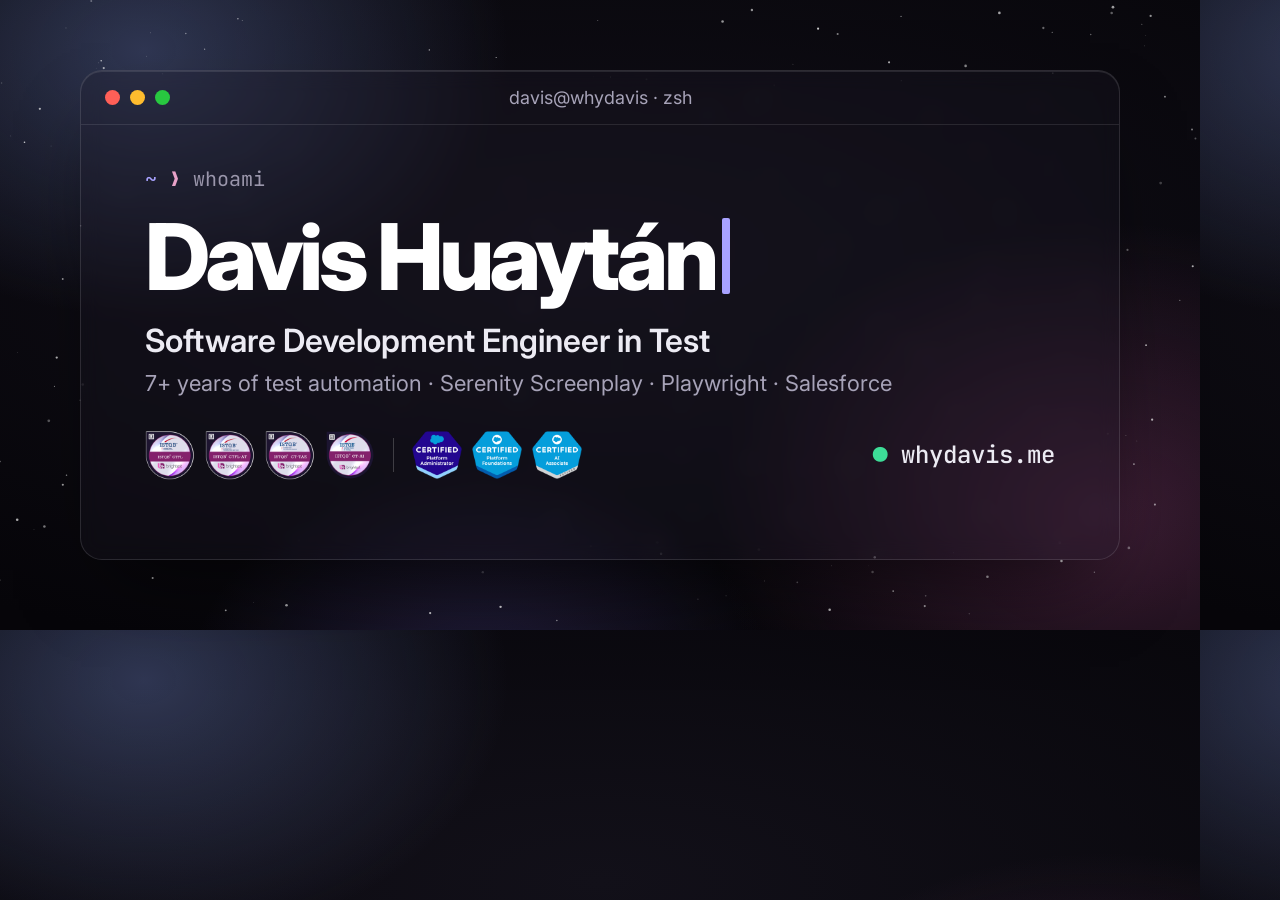
<file: og/og.html>
<!doctype html>
<!-- Source for og.png (1200×630 share preview). Rendered once with a headless browser; not linked from the site. -->
<html lang="en">
<head>
<meta charset="utf-8">
<link href="https://fonts.googleapis.com/css2?family=Inter:wght@400;500;600;800&family=JetBrains+Mono:wght@400;500&display=swap" rel="stylesheet">
<style>
  * { box-sizing: border-box; margin: 0; padding: 0; }
  html, body { width: 1200px; height: 630px; }
  body {
    position: relative; overflow: hidden; font-family: Inter, sans-serif; color: #ecebf3;
    background:
      radial-gradient(520px 380px at 12% 8%, rgba(78, 92, 138, 0.55), transparent 70%),
      radial-gradient(560px 420px at 92% 82%, rgba(128, 58, 104, 0.42), transparent 70%),
      radial-gradient(420px 320px at 40% 110%, rgba(92, 78, 164, 0.32), transparent 70%),
      radial-gradient(120% 90% at 50% 40%, #121019, #060509 75%);
  }
  #stars { position: absolute; inset: 0; }
  .window {
    position: absolute; left: 80px; top: 70px; width: 1040px; height: 490px; border-radius: 22px;
    background: rgba(30, 28, 40, 0.28); border: 1px solid rgba(255, 255, 255, 0.12);
    box-shadow: inset 0 1px 0 rgba(255, 255, 255, 0.1), 0 40px 80px -30px rgba(0, 0, 0, 0.6);
    backdrop-filter: blur(10px);
  }
  .bar { height: 54px; display: flex; align-items: center; padding: 0 24px; border-bottom: 1px solid rgba(255, 255, 255, 0.1); }
  .lights { display: flex; gap: 10px; }
  .lights i { width: 15px; height: 15px; border-radius: 50%; }
  .lights i:nth-child(1) { background: #ff5f57; } .lights i:nth-child(2) { background: #febc2e; } .lights i:nth-child(3) { background: #28c840; }
  .bar span { flex: 1; text-align: center; margin-right: 65px; font-size: 18px; color: #a7a3b8; }
  .body { padding: 44px 64px; }
  .prompt { font: 400 20px/1 'JetBrains Mono', monospace; color: #9a96ab; }
  .prompt b { color: #a8a2ff; font-weight: 400; } .prompt em { color: #e8a2c8; font-style: normal; }
  h1 {
    margin-top: 22px; font-size: 92px; line-height: 1; font-weight: 800; letter-spacing: -0.05em;
    color: #fff;
  }
  h1 i { display: inline-block; width: 8px; height: 76px; margin-left: 8px; vertical-align: -4px; background: #a8a2ff; border-radius: 2px; }
  .role { margin-top: 18px; font-size: 32px; font-weight: 600; }
  .sum { margin-top: 10px; font-size: 22px; color: #a7a3b8; }
  .foot { display: flex; align-items: center; justify-content: space-between; margin-top: 34px; }
  .badges { display: flex; align-items: center; gap: 10px; }
  .badges img { width: 50px; height: 50px; object-fit: contain; }
  .badges .sep { width: 1px; height: 34px; margin: 0 8px; background: rgba(255, 255, 255, 0.2); }
  .url { font: 500 24px/1 'JetBrains Mono', monospace; color: #ecebf3; }
  .url span { color: #3ddc97; }
</style>
</head>
<body>
<canvas id="stars" width="1200" height="630"></canvas>
<div class="window">
  <div class="bar"><div class="lights"><i></i><i></i><i></i></div><span>davis@whydavis · zsh</span></div>
  <div class="body">
    <p class="prompt"><b>~</b> <em>❯</em> whoami</p>
    <h1>Davis Huaytán<i></i></h1>
    <p class="role">Software Development Engineer in Test</p>
    <p class="sum">7+ years of test automation · Serenity Screenplay · Playwright · Salesforce</p>
    <div class="foot">
      <div class="badges">
        <img src="../assets/badges/ctfl.png" alt=""><img src="../assets/badges/ctfl-at.png" alt="">
        <img src="../assets/badges/ctal-tae.png" alt=""><img src="../assets/badges/ct-ai.png" alt="">
        <span class="sep"></span>
        <img src="../assets/badges/sf-admin.png" alt=""><img src="../assets/badges/sf-associate.png" alt="">
        <img src="../assets/badges/sf-ai-associate.png" alt="">
      </div>
      <p class="url"><span>●</span> whydavis.me</p>
    </div>
  </div>
</div>
<script>
  // deterministic starfield so re-rendering gives the same image
  let seed = 7; const rnd = () => (seed = (seed * 16807) % 2147483647) / 2147483647;
  const c = document.getElementById("stars").getContext("2d");
  for (let i = 0; i < 260; i++) {
    const x = rnd() * 1200, y = rnd() * 630, r = rnd() * 1.1 + 0.3;
    c.fillStyle = `rgba(255,255,255,${rnd() * 0.6 + 0.2})`;
    c.beginPath(); c.arc(x, y, r, 0, 7); c.fill();
  }
</script>
</body>
</html>
</file>
<file: styles.css>
/* ───────── Tokens: "Cosmic" #23212C ───────── */
:root {
  color-scheme: dark;
  --bg: #0d0c12;
  --bg-2: #23212c;
  --text: #ecebf3;
  --text-2: #a7a3b8;
  --text-3: #9a96ab;
  --glass: rgba(30, 28, 40, 0.10);
  --glass-strong: rgba(30, 28, 40, 0.22);
  --glass-hi: rgba(255, 255, 255, 0.04);
  --stroke: rgba(255, 255, 255, 0.11);
  --stroke-2: rgba(255, 255, 255, 0.16);
  --inner: inset 0 1px 0 rgba(255, 255, 255, 0.1), inset 0 0 0 0.5px rgba(255, 255, 255, 0.04);
  --shadow: 0 24px 60px -24px rgba(0, 0, 0, 0.5);
  --accent: #a8a2ff;
  --accent-2: #e8a2c8;
  --accent-soft: rgba(168, 162, 255, 0.14);
  --green: #3ddc97;
  --green-soft: rgba(61, 220, 151, 0.14);
  --icon-filter: invert(1);
  --ease-out: cubic-bezier(0.23, 1, 0.32, 1);
  --ease-in-out: cubic-bezier(0.77, 0, 0.175, 1);
  --radius: 26px;
  --sans: "Inter", -apple-system, BlinkMacSystemFont, "SF Pro Text", system-ui, sans-serif;
  --mono: "JetBrains Mono", "SF Mono", ui-monospace, Menlo, monospace;
}

/* ───────── Base ───────── */
*, *::before, *::after { box-sizing: border-box; }
html { scroll-behavior: smooth; -webkit-text-size-adjust: 100%; }
body {
  margin: 0;
  background: var(--bg);
  color: var(--text);
  font: 400 15px/1.6 var(--sans);
  -webkit-font-smoothing: antialiased;
  overflow-x: hidden;
}
a { color: inherit; text-decoration: none; }
img { display: block; }
h1, h2, h3, p, ul, ol, dl, dd { margin: 0; padding: 0; }
ul, ol { list-style: none; }
:focus-visible { outline: 2px solid var(--accent); outline-offset: 3px; border-radius: 8px; }
::selection { background: var(--accent-soft); color: var(--text); }

/* ───────── Desktop background ───────── */
#sky, #stars, .nebula { position: fixed; inset: 0; pointer-events: none; }
#stars { z-index: -1; }
#sky { z-index: -2; }
.nebula {
  z-index: -3;
  background: radial-gradient(120% 90% at 50% 40%, #121019, #060509 75%);
}

/* ───────── Glass primitives ───────── */
.glass, .window, .menubar, .dock {
  background: var(--glass);
  border: 1px solid var(--stroke);
  box-shadow: var(--inner), var(--shadow);
  backdrop-filter: blur(10px) saturate(170%);
  -webkit-backdrop-filter: blur(10px) saturate(170%);
}

/* Windows are liquid glass: light tint, heavy blur, light pooling along the inner
   edges and a specular rim that catches light on the top-left and bottom-right corners */
.window {
  background: linear-gradient(180deg, rgba(40, 38, 52, 0.14), rgba(14, 13, 19, 0.28));
  border-color: transparent;
  box-shadow:
    inset 0 24px 48px -36px rgba(255, 255, 255, 0.22),
    inset 0 -24px 48px -36px rgba(255, 255, 255, 0.10),
    inset 18px 0 36px -32px rgba(255, 255, 255, 0.10),
    0 40px 90px -30px rgba(0, 0, 0, 0.75);
  backdrop-filter: blur(26px) saturate(180%) brightness(1.08);
  -webkit-backdrop-filter: blur(26px) saturate(180%) brightness(1.08);
  /* keep each window on its own GPU layer for good: when the reveal ends and the
     transform goes to none, the browser would otherwise drop the layer and
     repaint the blur, which shows as a one-frame flicker */
  will-change: transform;
}
.window::before, .dock::before {
  content: ""; position: absolute; inset: 0; z-index: 3; pointer-events: none;
  border-radius: inherit; padding: 1px;
  background: linear-gradient(135deg,
    rgba(255, 255, 255, 0.55), rgba(255, 255, 255, 0.12) 22%, rgba(255, 255, 255, 0.04) 50%,
    rgba(255, 255, 255, 0.12) 78%, rgba(255, 255, 255, 0.38));
  -webkit-mask: linear-gradient(#000 0 0) content-box, linear-gradient(#000 0 0);
  -webkit-mask-composite: xor; mask-composite: exclude;
}

/* ───────── Menu bar ───────── */
.menubar {
  position: fixed; top: 0; left: 0; right: 0; z-index: 20;
  height: 32px; padding: 0 14px;
  display: flex; align-items: center; gap: 18px;
  font-size: 13px;
  border-width: 0 0 1px; box-shadow: none;
  background: var(--glass-strong);
}
.mb-brand { display: flex; align-items: center; gap: 7px; }
.mb-brand strong { font-weight: 700; letter-spacing: -0.01em; }
.mb-nav { display: flex; gap: 2px; }
.mb-nav a {
  padding: 2px 9px; white-space: nowrap; border-radius: 6px; color: var(--text-2);
  transition: background-color 150ms ease, color 150ms ease;
}
.mb-nav a:hover, .mb-nav a.active { background: var(--glass-hi); color: var(--text); }
.lang { display: flex; gap: 2px; margin-left: auto; padding: 2px; border-radius: 8px; border: 1px solid var(--stroke); background: var(--glass-hi); }
.lang button {
  height: 20px; padding: 0 7px; border: 0; border-radius: 6px; background: none; cursor: pointer;
  font: 500 11px/1 var(--mono); letter-spacing: 0.04em; color: var(--text-3);
  transition: background-color 150ms ease, color 150ms ease;
}
.lang button:hover { color: var(--text); }
.lang button[aria-pressed="true"] { background: var(--accent-soft); color: #fff; }

.status-dot {
  width: 7px; height: 7px; border-radius: 50%; background: var(--green); flex: none;
  box-shadow: 0 0 0 0 var(--green);
  animation: ping 2.4s var(--ease-out) infinite;
}
@keyframes ping {
  0% { box-shadow: 0 0 0 0 color-mix(in srgb, var(--green) 60%, transparent); }
  70%, 100% { box-shadow: 0 0 0 7px transparent; }
}

/* ───────── Layout ───────── */
main { width: min(1080px, 100% - 32px); margin: 0 auto; padding: 84px 0 40px; }
.section { padding: 56px 0; scroll-margin-top: 40px; }
.hero { padding-top: 28px; }
.sec-head { margin-bottom: 14px; }
.eyebrow {
  font: 500 12px/1 var(--mono); text-transform: uppercase; letter-spacing: 0.14em;
  color: var(--accent); margin-bottom: 10px;
}
h2 { font-size: clamp(26px, 3.6vw, 38px); line-height: 1.1; font-weight: 800; letter-spacing: -0.035em; color: #fff; }

/* ───────── Windows ───────── */
/* clip (not hidden) so sticky children, like the diagram panel on phones, still stick to the viewport */
.window { border-radius: var(--radius); overflow: hidden; overflow: clip; position: relative; }
.window::after {
  /* pointer-follow sheen */
  content: ""; position: absolute; inset: 0; pointer-events: none; border-radius: inherit;
  background: radial-gradient(420px circle at var(--mx, 50%) var(--my, -20%), var(--glass-hi), transparent 60%);
  opacity: 0; transition: opacity 300ms ease;
}
.window:hover::after { opacity: 1; }
/* the sheen follows the pointer, not the page: no glow while content scrolls under a still cursor */
.scrolling .window::after { opacity: 0; transition: none; }
.titlebar {
  height: 38px; display: grid; grid-template-columns: 64px 1fr 64px; align-items: center;
  padding: 0 14px; border-bottom: 1px solid var(--stroke);
  font-size: 12.5px; color: var(--text-2);
}
.title { text-align: center; font-weight: 500; white-space: nowrap; overflow: hidden; text-overflow: ellipsis; }
.lights { display: flex; gap: 8px; }
.lights i {
  width: 12px; height: 12px; border-radius: 50%;
  box-shadow: inset 0 0 0 0.5px rgba(0, 0, 0, 0.25);
}
.lights i:nth-child(1) { background: #ff5f57; }
.lights i:nth-child(2) { background: #febc2e; }
.lights i:nth-child(3) { background: #28c840; }
/* macOS detail: hovering the group shows ×, − and + (decorative, like the rest of the chrome) */
.lights i { position: relative; }
.lights i::after {
  position: absolute; inset: 0; display: grid; place-items: center;
  font: 700 9px/1 var(--sans); color: rgba(0, 0, 0, 0.55); opacity: 0; transition: opacity 120ms ease;
}
.lights i:nth-child(1)::after { content: "×"; font-size: 10px; }
.lights i:nth-child(2)::after { content: "−"; }
.lights i:nth-child(3)::after { content: "+"; }
.lights:hover i::after { opacity: 1; }
.win-body { padding: 28px; }

/* ───────── Hero ───────── */
.hero-body { padding: 36px clamp(22px, 5vw, 56px) 40px; }
.prompt { font: 400 13px/1 var(--mono); color: var(--text-3); margin-bottom: 18px; }
.p-user { color: var(--accent); }
.p-sym { color: var(--accent-2); }
.name {
  font-size: clamp(30px, calc((100vw - 110px) / 7), 104px); line-height: 0.98; white-space: nowrap; font-weight: 800;
  letter-spacing: -0.05em; color: #fff;
}
.cursor {
  display: inline-block; width: 0.09em; height: 0.82em; margin-left: 0.08em; vertical-align: -0.04em;
  background: var(--accent); border-radius: 2px;
  animation: blink 1.1s steps(1) infinite;
}
@keyframes blink { 50% { opacity: 0; } }
.role { margin-top: 18px; font-size: clamp(17px, 2.2vw, 21px); font-weight: 700; color: #fff; letter-spacing: -0.01em; }
.summary { margin-top: 8px; max-width: 58ch; font-size: 16px; font-weight: 500; color: var(--text-2); }
/* Certification badges: small in the hero. Hover / focus / tap grows the badge a
   little and names it in the caption beside the row, so nothing covers the text. */
.certs-row { display: flex; flex-wrap: wrap; align-items: center; gap: 6px 16px; margin-top: 18px; }
.badges { display: flex; align-items: center; gap: 6px; }
.badge-sep { width: 1px; height: 20px; margin: 0 6px; background: var(--stroke-2); }
.badge {
  display: block; padding: 2px; border: 0; border-radius: 50%;
  background: none; cursor: default; -webkit-tap-highlight-color: transparent;
}
.badge img {
  width: 32px; height: 32px; object-fit: contain;
  transition: transform 180ms var(--ease-out), opacity 180ms ease;
}
.badges:has(.badge:is(:hover, :focus-visible, .active)) img { opacity: 0.55; }
.badge:is(:hover, :focus-visible, .active) img { transform: scale(1.3); opacity: 1 !important; }
.badge:focus-visible { outline-offset: 2px; }
/* Highlights under the badges: a few chips, each explained in the caption below */
.highlights { margin-top: 20px; }
/* Practice chips: hover, focus or tap explains each one in the caption below */
.pchips { display: flex; flex-wrap: wrap; gap: 6px; }
.pchip {
  display: inline-flex; align-items: center; gap: 6px; height: 28px; padding: 0 11px 0 9px;
  border-radius: 999px; border: 1px solid var(--stroke-2); background: var(--glass-hi);
  font: 500 12.5px/1 var(--sans); color: var(--text); cursor: default; -webkit-tap-highlight-color: transparent;
  transition: border-color 150ms ease, background-color 150ms ease, transform 160ms var(--ease-out);
}
.pchip svg { width: 14px; height: 14px; fill: none; stroke: var(--accent); stroke-width: 1.8; stroke-linecap: round; stroke-linejoin: round; }
.pchip:is(:hover, :focus-visible, .active) { border-color: var(--accent); background: var(--accent-soft); }
.pchip:active { transform: scale(0.97); }
.pchip-caption { display: block; position: relative; min-height: 20px; margin-top: 8px; font: 400 12.5px/20px var(--mono); color: var(--text-3); }
.pchip-caption .cap-live { position: absolute; inset: 0 auto auto 0; color: var(--text-2); opacity: 0; transition: opacity 150ms ease; }
.pchip-caption .cap-default { transition: opacity 150ms ease; }
.pchip-caption.showing .cap-default { opacity: 0; }
.pchip-caption.showing .cap-live { opacity: 1; }

/* Terminal feel on first load: whoami types itself, then the chips print one by one */
.highlights .pchip { animation: line-in 380ms var(--ease-out) both; }
.highlights .pchip:nth-child(1) { animation-delay: 900ms; }
.highlights .pchip:nth-child(2) { animation-delay: 970ms; }
.highlights .pchip:nth-child(3) { animation-delay: 1040ms; }
.highlights .pchip:nth-child(4) { animation-delay: 1110ms; }
.highlights .pchip:nth-child(5) { animation-delay: 1180ms; }
@keyframes line-in { from { opacity: 0; transform: translateY(6px); } }
.typed.typing::after { content: ""; display: inline-block; width: 7px; height: 13px; margin-left: 2px; vertical-align: -2px; background: var(--text-3); }

.badge-caption {
  position: relative; min-height: 20px; flex: 1 1 240px;
  font: 400 12.5px/20px var(--mono); color: var(--text-3); white-space: nowrap;
}
.badge-caption span { transition: opacity 150ms ease; }
.cap-live { position: absolute; left: 0; top: 0; color: var(--text); opacity: 0; }
.cap-live em { font-style: normal; color: var(--text-3); }
.certs-row.showing .cap-default { opacity: 0; }
.certs-row.showing .cap-live { opacity: 1; }
.cta { display: flex; flex-wrap: wrap; gap: 10px; margin-top: 24px; }
/* Dark glass pills; the primary one has a brighter rim */
.btn {
  display: inline-flex; align-items: center; gap: 7px; height: 40px; padding: 0 20px;
  border-radius: 999px; font-size: 14px; font-weight: 700; color: var(--text-2);
  border: 1px solid rgba(255, 255, 255, 0.1); background: rgba(8, 8, 12, 0.4);
  box-shadow: inset 0 1px 0 rgba(255, 255, 255, 0.08), 0 10px 24px -12px rgba(0, 0, 0, 0.7);
  transition: transform 160ms var(--ease-out), background-color 150ms ease, border-color 150ms ease, color 150ms ease;
}
.btn:hover { color: #fff; border-color: rgba(255, 255, 255, 0.24); background: rgba(8, 8, 12, 0.55); }
.btn:active { transform: scale(0.97); }
.btn-primary { color: #fff; border-color: rgba(255, 255, 255, 0.22); box-shadow: inset 0 1px 0 rgba(255, 255, 255, 0.18), 0 10px 24px -12px rgba(0, 0, 0, 0.7); }
.btn-primary:hover { border-color: rgba(255, 255, 255, 0.4); }


/* ───────── Stack ───────── */
/* Stack diagram: regions and blocks wired with elbow connectors (drawn in JS) */
.stack-body { display: grid; gap: 12px; }
.stack-body.win-body { padding-top: 20px; padding-bottom: 20px; }
.diagram {
  position: relative; display: grid; gap: 26px 30px; align-items: center;
  grid-template-columns: 92px 1fr 1.1fr 1fr 1fr;
  grid-template-areas:
    "team plan ci   exec    sut"
    "team code fw   exec    sut"
    "team ai   reports load sut";
  padding: 6px 0 30px; /* bottom room for the return wire */
}
.zone {
  grid-column: 2 / 4; grid-row: 1 / 3; align-self: stretch; margin: -14px -12px;
  border: 1px dashed var(--stroke-2); border-radius: 16px; background: rgba(255, 255, 255, 0.02);
  position: relative; pointer-events: none;
}
.zone span { position: absolute; top: -9px; left: 14px; padding: 0 6px; font: 400 11px/18px var(--mono); color: var(--text-3); background: #17161e; border-radius: 4px; }
.wires { position: absolute; inset: 0; width: 100%; height: 100%; overflow: visible; pointer-events: none; z-index: 0; }
.wires path { fill: none; stroke: rgba(255, 255, 255, 0.3); stroke-width: 1.25; stroke-linejoin: round; transition: stroke 200ms ease, opacity 200ms ease; }
.wires path.on { stroke: var(--accent); stroke-width: 1.5; stroke-dasharray: 5 5; animation: flow 900ms linear infinite; }
.diagram.has-sel .wires path:not(.on) { opacity: 0.45; }
@keyframes flow { to { stroke-dashoffset: -10; } }
.dnode {
  position: relative; z-index: 1; display: flex; flex-direction: column; align-items: center; gap: 2px;
  padding: 10px 10px; border-radius: 12px; border: 1px solid var(--stroke-2);
  background: rgba(24, 23, 32, 0.78); color: var(--text); font: inherit; text-align: center; cursor: pointer;
  transition: border-color 150ms ease, background-color 150ms ease, opacity 180ms ease, box-shadow 200ms ease;
}
.dnode:hover { border-color: rgba(255, 255, 255, 0.3); }
.dnode:active { transform: scale(0.98); }
.dnode b { font-size: 13.5px; font-weight: 600; }
.dnode small { font: 400 11px/1.3 var(--mono); color: var(--text-3); }
.dnode .icons { display: flex; align-items: center; justify-content: center; gap: 6px; min-height: 18px; margin-bottom: 4px; }
.dnode .icons img { width: 15px; height: 15px; filter: var(--icon-filter); opacity: 0.85; }
/* logos that only work in their own colors (or as a white silhouette) */
.icons img.color, .chips img.color { filter: none; opacity: 1; border-radius: 3px; }
.icons img.sil, .chips img.sil { filter: brightness(0) invert(1); opacity: 0.85; }
.region-head .icons img { width: 15px; height: 15px; filter: var(--icon-filter); opacity: 0.85; }
.team { border: 0; background: none; padding: 4px; }
.team .people { width: 44px; height: 38px; fill: var(--accent); margin-bottom: 6px; }
.hero-node { background: rgba(61, 220, 151, 0.08); border-color: color-mix(in srgb, var(--green) 45%, transparent); }
.cmd {
  margin-top: 8px; padding: 3px 7px; border-radius: 5px; white-space: nowrap;
  font: 400 10.5px/1.4 var(--mono); color: var(--green); background: #0e0d13; border: 1px solid var(--stroke);
}
.region { align-self: stretch; justify-content: center; gap: 6px; background: rgba(168, 162, 255, 0.05); }
.region > b, .region > small { margin-bottom: 2px; }
.region > small { margin-bottom: 6px; }
.sut { border-style: dashed; background: rgba(255, 255, 255, 0.02); }
.card {
  display: flex; align-items: center; justify-content: center; gap: 7px; width: 100%;
  padding: 7px 8px; border-radius: 8px; border: 1px solid var(--stroke); background: rgba(24, 23, 32, 0.7);
  font-size: 12px; color: var(--text-2);
}
.card .icons { margin: 0; min-height: 0; gap: 4px; }
.card .icons img { width: 13px; height: 13px; }
.diagram.has-sel [data-node] { opacity: 0.5; }
.diagram.has-sel [data-node].linked { opacity: 1; }
.diagram.has-sel [data-node].selected {
  opacity: 1; border-color: var(--accent);
  box-shadow: 0 0 0 3px color-mix(in srgb, var(--accent) 20%, transparent), 0 10px 30px -12px rgba(168, 162, 255, 0.45);
}
.diagram.has-sel .team.selected { box-shadow: none; }
/* Stack: blueprint look (grid paper, square blocks with corner marks, mono labels,
   dotted cyan wires) so it never reads as a copy of the Portfolio diagram */
.diagram--stack {
  --bp: #7cc8e8;
  padding: 16px 14px 34px; border-radius: 14px; border: 1px solid var(--stroke);
  background-color: rgba(10, 9, 14, 0.35);
  background-image:
    linear-gradient(rgba(255, 255, 255, 0.04) 1px, transparent 1px),
    linear-gradient(90deg, rgba(255, 255, 255, 0.04) 1px, transparent 1px);
  background-size: 22px 22px;
}
.diagram--stack .dnode { border-radius: 4px; border-color: rgba(255, 255, 255, 0.14); background: rgba(14, 13, 19, 0.85); }
.diagram--stack .dnode::before, .diagram--stack .dnode::after {
  content: ""; position: absolute; width: 8px; height: 8px; opacity: 0.55; transition: opacity 180ms ease;
}
.diagram--stack .dnode::before { top: -1px; left: -1px; border-top: 2px solid var(--bp); border-left: 2px solid var(--bp); }
.diagram--stack .dnode::after { bottom: -1px; right: -1px; border-bottom: 2px solid var(--bp); border-right: 2px solid var(--bp); }
.diagram--stack .dnode.selected::before, .diagram--stack .dnode.selected::after { opacity: 1; }
.diagram--stack .team { background: none; }
.diagram--stack .team::before, .diagram--stack .team::after { content: none; }
.diagram--stack .team .people { fill: var(--bp); }
.diagram--stack .dnode b { font: 500 11.5px/1.3 var(--mono); text-transform: uppercase; letter-spacing: 0.06em; }
.diagram--stack .dnode small { font-family: var(--sans); font-size: 11.5px; }
.diagram--stack .region { background: rgba(124, 200, 232, 0.035); }
.diagram--stack .card { border-radius: 3px; font: 400 11.5px/1.3 var(--mono); background: rgba(14, 13, 19, 0.9); }
.diagram--stack .hero-node { background: rgba(124, 200, 232, 0.08); border-color: color-mix(in srgb, var(--bp) 45%, transparent); }
.diagram--stack .cmd { color: var(--bp); border-radius: 3px; }
.diagram--stack .zone { border-color: color-mix(in srgb, var(--bp) 30%, transparent); border-radius: 6px; }
.diagram--stack .zone span { color: var(--bp); background: #121118; text-transform: uppercase; letter-spacing: 0.08em; }
.diagram--stack .wires path { stroke: rgba(255, 255, 255, 0.32); stroke-dasharray: 1 5; stroke-linecap: round; stroke-width: 1.6; }
.diagram--stack .wires path.on { stroke: var(--bp); stroke-width: 2; stroke-dasharray: 1 5; animation: flow-dots 700ms linear infinite; }
@keyframes flow-dots { to { stroke-dashoffset: -6; } }
.diagram--stack.has-sel [data-node].selected {
  border-color: var(--bp); box-shadow: 0 0 0 3px color-mix(in srgb, var(--bp) 18%, transparent);
}
.diagram--stack.has-sel .team.selected { box-shadow: none; }

/* Tool chips inside stack blocks: only used on phones, where a block opens in place */
.tools { display: none; }

/* Portfolio: the repo's own architecture, same engine as the stack diagram */
.diagram--repo {
  row-gap: 18px;
  grid-template-columns: 84px 0.9fr 0.9fr 2fr 0.9fr;
  grid-template-areas:
    "dev repo ci suite  apps"
    "dev .    ai report apps";
}
.dregion {
  position: relative; z-index: 1; display: flex; flex-direction: column; align-items: center; gap: 6px;
  padding: 8px; border-radius: 14px; border: 1px solid color-mix(in srgb, var(--green) 40%, transparent);
  background: rgba(61, 220, 151, 0.06);
}
.region-head {
  display: flex; flex-direction: column; align-items: center; gap: 2px; padding: 4px 10px; border: 1px solid transparent;
  border-radius: 10px; background: none; color: var(--text); font: inherit; cursor: pointer;
  transition: opacity 180ms ease, border-color 150ms ease, background-color 150ms ease;
}
.region-head b { font-size: 13.5px; font-weight: 600; }
.region-head small { font: 400 11px/1.3 var(--mono); color: var(--text-3); }
.region-head .icons { display: flex; margin-bottom: 4px; }
.cards { display: grid; grid-template-columns: repeat(3, minmax(0, 1fr)); gap: 6px; width: 100%; }
button.card { min-height: 34px; align-items: center; justify-content: center; text-align: center; font: inherit; font-size: 12px; cursor: pointer; transition: opacity 180ms ease, border-color 150ms ease, background-color 150ms ease; }
button.card:hover { border-color: rgba(255, 255, 255, 0.3); color: var(--text); }
.diagram--repo .card { flex-wrap: wrap; }
.card em { flex-basis: 100%; font: 400 10.5px/1.3 var(--mono); font-style: normal; color: var(--text-3); }
.diagram.has-sel .region-head.selected, .diagram.has-sel button.card.selected {
  box-shadow: 0 0 0 3px color-mix(in srgb, var(--accent) 20%, transparent); border-color: var(--accent); color: var(--text);
}
.inline-link { color: var(--accent); white-space: nowrap; }
.inline-link:hover { text-decoration: underline; }
.arch-detail p code { font: 400 0.92em var(--mono); color: var(--green); }
.arch-detail {
  min-height: 72px; padding: 12px 16px; border-radius: 12px;
  background: var(--glass-hi); border: 1px solid var(--stroke); font-size: 14px; color: var(--text-2);
}
.arch-detail > * { animation: panel-in 220ms var(--ease-out); }
.arch-detail .head { font-size: 15.5px; line-height: 1.3; letter-spacing: -0.01em; }
.arch-detail .head b { color: #fff; font-weight: 700; }
.arch-detail .head span { margin-left: 8px; font: 400 11.5px/1 var(--mono); color: var(--accent); }
.arch-detail p { margin-top: 3px; font-size: 13.5px; line-height: 1.5; }
.arch-detail p.head { margin-top: 0; }
.arch-detail ul { display: grid; grid-template-columns: repeat(3, minmax(0, 1fr)); gap: 6px 22px; margin-top: 12px; }
/* four tools read as a 2×2 block instead of three plus one left alone */
@media (min-width: 900px) { .arch-detail ul:has(> li:nth-child(4):last-child) { grid-template-columns: repeat(2, minmax(0, 1fr)); } }
.arch-detail li { font-size: 12.5px; line-height: 1.4; }
.arch-detail li b { color: var(--text); font-weight: 600; }
.arch-detail li:has(> img) { display: grid; grid-template-columns: 16px 1fr; gap: 9px; align-items: start; }
.arch-detail li > img { width: 16px; height: 16px; margin-top: 1px; object-fit: contain; filter: var(--icon-filter); opacity: 0.85; }
.arch-detail li > img.color { filter: none; opacity: 1; border-radius: 3px; }
.arch-detail li > img.sil { filter: brightness(0) invert(1); }

/* Stack panel as terminal output */
.stack-body .arch-detail { padding: 14px 18px; border-radius: 10px; background: rgba(6, 6, 9, 0.55); font: 400 12.5px/1.55 var(--mono); }
.term p { margin: 0; font-size: inherit; line-height: inherit; }
.term-cmd { color: var(--text); }
.term-note { margin-top: 2px !important; color: var(--text-3); }
.term ul { display: grid; grid-template-columns: 1fr !important; gap: 2px; margin: 10px 0 0; }
.arch-detail .term li { display: grid; grid-template-columns: 16px 200px 1fr; gap: 12px; align-items: start; font-size: inherit; line-height: inherit; animation: line-in 260ms var(--ease-out) both; animation-delay: calc(var(--i) * 45ms); }
.term li > img { margin-top: 3px; }
.term li b { color: var(--green); font-weight: 400; }
.term li span { color: var(--text-2); }
@media (max-width: 899px) {
  .arch-detail .term li { grid-template-columns: 16px 1fr; gap: 0 10px; }
  .term li span { grid-column: 2; }
}
.chips { display: flex; flex-wrap: wrap; gap: 6px; }
.chips li {
  display: inline-flex; align-items: center; gap: 6px;
  height: 26px; padding: 0 9px 0 6px; border-radius: 7px;
  font-size: 12.5px; font-weight: 500; color: var(--text);
  background: var(--glass-hi); border: 1px solid var(--stroke);
  transition: border-color 150ms ease, background-color 150ms ease, transform 160ms var(--ease-out);
}
.chips li:hover { border-color: var(--green); background: var(--green-soft); transform: translateY(-1px); }
.chips img { width: 13px; height: 13px; filter: var(--icon-filter); opacity: 0.82; }
.chips-sm li { height: 24px; font-size: 12px; }


.repo-body { display: grid; gap: 18px; }
.repo .win-body { padding-top: 22px; padding-bottom: 22px; }
.repo-head { display: flex; align-items: flex-start; justify-content: space-between; gap: 24px; }
.repo-head .cta { margin-top: 0; flex: none; }
.repo-lede { font-size: 14.5px; line-height: 1.55; color: var(--text-2); max-width: 78ch; }
.btn .status-dot { width: 7px; height: 7px; }
.repo h3 { font-size: 12px; font-weight: 600; text-transform: uppercase; letter-spacing: 0.08em; color: var(--text-3); margin-bottom: 12px; }
.hint { margin-left: 6px; font: 400 11px/1 var(--mono); text-transform: none; letter-spacing: 0; color: var(--text-3); opacity: 0.8; }

.pass { width: 14px; height: 14px; border-radius: 50%; flex: none; position: relative; background: var(--green-soft); }
.pass::after {
  content: ""; position: absolute; left: 4.5px; top: 2.5px; width: 3.5px; height: 6.5px;
  border: solid var(--green); border-width: 0 1.6px 1.6px 0; transform: rotate(45deg);
}
.pass.ai { background: color-mix(in srgb, var(--accent-2) 16%, transparent); }
.pass.ai::after { border-color: var(--accent-2); }

/* ───────── Footer ───────── */
.footer { text-align: center; color: var(--text-3); font-size: 12.5px; padding: 8px 16px 128px; }

/* ───────── Dock ───────── */
.dock {
  position: fixed; left: 50%; bottom: 14px; z-index: 20; translate: -50% 0;
  display: flex; align-items: flex-end; gap: 6px; padding: 7px 8px;
  border-radius: 20px; background: var(--glass-strong); border-color: transparent;
  /* floats over content, so it blurs more than the windows to stay legible */
  backdrop-filter: blur(22px) saturate(170%); -webkit-backdrop-filter: blur(22px) saturate(170%);
}
.dock-item {
  --s: 1;
  position: relative; width: 42px; height: 42px; border-radius: 11px;
  display: grid; place-items: center; color: var(--text-2);
  background: linear-gradient(160deg, rgba(255, 255, 255, 0.09), rgba(255, 255, 255, 0.02));
  border: 1px solid var(--stroke);
  box-shadow: inset 0 1px 0 rgba(255, 255, 255, 0.1);
  transform: scale(var(--s)) translateY(calc((var(--s) - 1) * -14px));
  transform-origin: bottom center;
  transition: transform 180ms var(--ease-out), color 150ms ease, border-color 150ms ease, box-shadow 200ms ease;
}
/* each item keeps a faint tint of its own color, shown only on hover / when active */
.dock-item:hover, .dock-item.active {
  color: var(--text);
  border-color: color-mix(in srgb, var(--g1) 45%, transparent);
  box-shadow: inset 0 1px 0 rgba(255, 255, 255, 0.12), 0 0 18px -4px color-mix(in srgb, var(--g1) 70%, transparent);
}
.dock-item:active { transform: scale(calc(var(--s) * 0.94)) translateY(calc((var(--s) - 1) * -14px)); }
.dock-item svg { width: 19px; height: 19px; fill: none; stroke: currentColor; stroke-width: 1.8; stroke-linecap: round; stroke-linejoin: round; }
.dock-item svg.fill { fill: currentColor; stroke: none; }
.dock-item::before {
  /* tooltip */
  content: attr(data-label); position: absolute; bottom: calc(100% + 12px); left: 50%;
  translate: -50% 4px; padding: 3px 9px; border-radius: 7px; white-space: nowrap;
  font-size: 12px; font-weight: 500; color: var(--text);
  background: var(--glass-strong); border: 1px solid var(--stroke);
  backdrop-filter: blur(20px); -webkit-backdrop-filter: blur(20px);
  opacity: 0; pointer-events: none;
  transition: opacity 150ms ease, translate 200ms var(--ease-out);
}
.dock-item:hover::before { opacity: 1; translate: -50% 0; }
.dock-item::after {
  /* "running app" indicator */
  content: ""; position: absolute; bottom: -6px; left: 50%; width: 4px; height: 4px;
  translate: -50% 0; border-radius: 50%; background: var(--text);
  opacity: 0; transition: opacity 200ms ease;
}
.dock-item.active::after { opacity: 0.8; }
.dock-sep { width: 1px; align-self: stretch; margin: 4px 3px; background: var(--stroke-2); }

/* ───────── Reveal (window "open") ───────── */
/* translate only: a scale would throw off the diagram wires measured while it plays */
.js .reveal {
  opacity: 0; transform: translateY(18px);
  transition: opacity 600ms var(--ease-out), transform 600ms var(--ease-out);
  transition-delay: calc(var(--i, 0) * 70ms);
}
.js .reveal.in { opacity: 1; transform: none; }

/* ───────── Section snapping ─────────
   On large screens each section fills the viewport and the page settles on it,
   so it takes a deliberate scroll to move to the next one. Native CSS snap, no
   scroll-jacking. Only on screens tall enough for every section to fit; the
   rest get the soft snap below. */
@media (min-width: 900px) and (min-height: 860px) {
  html { scroll-snap-type: y mandatory; scroll-padding-top: 32px; }
  main { padding-top: 32px; padding-bottom: 0; }
  .section, .hero {
    min-height: calc(100svh - 32px);
    display: flex; flex-direction: column; justify-content: center;
    padding: 20px 0 86px; /* bottom room so the dock never covers content */
    scroll-snap-align: start; scroll-snap-stop: always;
    scroll-margin-top: 0;
  }
  .footer { scroll-snap-align: end; padding-bottom: 96px; }
}

/* Short desktop windows: some sections are taller than the screen, and a
   mandatory snap would trap you inside them. "proximity" settles on a section
   when you stop near its top and lets long sections scroll freely. */
@media (min-width: 900px) and (max-height: 859px) {
  html { scroll-snap-type: y proximity; scroll-padding-top: 32px; }
  main { padding-top: 32px; }
  .section, .hero {
    min-height: calc(100svh - 32px);
    display: flex; flex-direction: column; justify-content: center;
    padding: 32px 0 88px; /* bottom room for the dock */
    scroll-snap-align: start;
    scroll-margin-top: 0;
  }
  .footer { scroll-snap-align: end; }
}

/* Phones and tablets: plain native scrolling. Snapping fights momentum scrolling
   on touch (iOS pulls the page back near section edges), so sections just flow. */
@media (max-width: 899px) {
  html { scroll-snap-type: none; }
  main { padding-top: 36px; padding-bottom: 24px; }
  .section { padding: 28px 0; }
  .hero { padding-top: 0; }
  /* no fade-in while scrolling on touch: content is simply there */
  .js .reveal { opacity: 1; transform: none; transition: none; }
}

/* ───────── Responsive ───────── */
@media (max-width: 900px) {
  .diagram {
    grid-template-columns: minmax(0, 1fr); gap: 26px; padding-bottom: 0; max-width: 420px; margin: 0 auto; width: 100%;
    grid-template-areas: "team" "plan" "code" "ai" "ci" "fw" "exec" "load" "sut" "reports";
  }
  .zone { display: none; }
  .diagram--repo { grid-template-areas: "dev" "repo" "ci" "suite" "apps" "ai" "report"; }
  .cards { grid-template-columns: repeat(2, minmax(0, 1fr)); }
  .arch-detail ul { grid-template-columns: minmax(0, 1fr); }
  .arch-detail {
    position: sticky; bottom: 84px; z-index: 2;
    background: rgba(18, 17, 24, 0.92); border-color: var(--stroke-2);
    backdrop-filter: blur(16px); -webkit-backdrop-filter: blur(16px);
    box-shadow: 0 12px 30px -10px rgba(0, 0, 0, 0.6);
  }
  .repo-head { flex-direction: column; }
}
@media (max-width: 640px) {
  /* Diagrams on phones: compact rows (icons left, text right) so the flow stays
     short, and the floating panel lists tool names only. */
  .diagram { gap: 14px; }
  .dnode:not(.region), .region-head {
    display: grid; grid-template-columns: auto 1fr; column-gap: 12px; row-gap: 1px;
    align-items: center; text-align: left; padding: 9px 12px;
  }
  .dnode:not(.region) > .icons, .region-head > .icons { grid-row: 1 / 3; margin: 0; justify-content: flex-start; }
  .dnode:not(.region) > b, .region-head > b { grid-column: 2; }
  .dnode:not(.region) > small, .region-head > small { grid-column: 2; }
  .dnode .cmd { grid-column: 1 / -1; justify-self: start; margin-top: 6px; }
  .team .people { grid-row: 1 / 3; width: 34px; height: 30px; margin: 0; }
  .team { padding: 4px 12px; }
  .region { display: grid; grid-template-columns: 1fr 1fr; gap: 6px; padding: 10px; }
  .region > b, .region > small { grid-column: 1 / -1; text-align: left; margin: 0; }
  .region > small { margin-bottom: 2px; }
  .region .card { padding: 6px; }
  .dregion { padding: 8px; }
  .dregion .cmd { align-self: flex-start; }
  .arch-detail { padding: 10px 12px; font-size: 13px; }
  /* Phones keep the desktop's titles and subtitles. Stack's inner cards and command
     live in the terminal that opens when you tap a block; Work keeps its own. */
  .diagram--stack .region .card, .diagram--stack .dnode .cmd { display: none; }
  .diagram--stack .region { grid-template-columns: 1fr; padding: 9px 12px; }
  .diagram--repo .region { grid-template-columns: 1fr 1fr; }
  .dnode small, .region-head small { font-size: 11px; }
  .region > b { margin: 0; }
  .dnode:not(.region), .region-head { padding: 8px 12px; }
  .dnode:not(.region) > .icons, .region-head > .icons { grid-row: 1; }
  .cards { gap: 4px; }
  .cards button.card { padding: 5px 6px; font-size: 11.5px; }
  .diagram { gap: 12px; }
  .arch-detail:not(.active) { display: none; }
  /* Stack on phones: tap a block to open it in place and see its tools as icon
     chips, like the badges. No floating panel here; Portfolio keeps its panel. */
  .stack-body .arch-detail { display: none !important; }
  .diagram--stack .tools {
    display: grid; grid-column: 1 / -1; grid-template-rows: 0fr;
    transition: grid-template-rows 260ms var(--ease-out), margin-top 260ms var(--ease-out);
  }
  .diagram--stack .open .tools { grid-template-rows: 1fr; margin-top: 10px; }
  .tools-inner { overflow: hidden; display: grid; grid-template-columns: 1fr 1fr; gap: 6px 10px; }
  .tools-term {
    grid-column: 1 / -1; display: grid; grid-template-columns: inherit; gap: inherit;
    padding: 10px 12px; border-radius: 8px; background: rgba(6, 6, 9, 0.55); border: 1px solid var(--stroke);
    font: 400 11.5px/1.5 var(--mono); text-transform: none; letter-spacing: 0;
  }
  .tprompt { grid-column: 1 / -1; color: var(--text-2); }
  .tprompt .p-user { color: var(--accent); }
  .tprompt .p-sym { color: var(--accent-2); }
  .tchip { display: inline-flex; align-items: center; gap: 7px; min-width: 0; color: var(--green); }
  .tchip img { width: 15px; height: 15px; flex: none; object-fit: contain; filter: var(--icon-filter); opacity: 0.9; }
  .tchip img.color { filter: none; opacity: 1; border-radius: 3px; }
  .tchip img.sil { filter: brightness(0) invert(1); }
  .diagram--stack .open .tchip { animation: line-in 260ms var(--ease-out) both; }
  .diagram--stack .open .tchip:nth-child(2) { animation-delay: 30ms; }
  .diagram--stack .open .tchip:nth-child(3) { animation-delay: 60ms; }
  .diagram--stack .open .tchip:nth-child(4) { animation-delay: 90ms; }
  .diagram--stack .open .tchip:nth-child(5) { animation-delay: 120ms; }
  .diagram--stack .open .tchip:nth-child(6) { animation-delay: 150ms; }
  .diagram--stack .open .tchip:nth-child(7) { animation-delay: 180ms; }
  .diagram--stack .dnode.open { border-color: var(--bp); }
  .diagram--stack .dnode.open::before, .diagram--stack .dnode.open::after { opacity: 1; }
  /* nothing looks selected until the visitor taps a block */
  .diagram:not(.touched) [data-node].selected { border-color: var(--stroke-2); box-shadow: none; }
  .diagram--stack:not(.touched) .dnode.selected::before, .diagram--stack:not(.touched) .dnode.selected::after { opacity: 0.55; }
  .diagram:not(.touched) .wires path.on { stroke: rgba(255, 255, 255, 0.3); stroke-width: 1.25; animation: none; }
  /* no hover on touch: keep every block at full strength, the selection is shown by its border */
  .diagram.has-sel [data-node] { opacity: 1; }
  .region .card { justify-content: flex-start; text-align: left; }
  .arch-detail .desc { display: none; }
  .arch-detail ul { display: flex; flex-wrap: wrap; gap: 4px 12px; margin-top: 6px; }
  /* badges stay on one line; the caption drops below them */
  .badges { gap: 4px; }
  .badge-caption { flex-basis: 100%; white-space: normal; }
  .highlights { margin-top: 16px; }
  .pchip-caption { min-height: 34px; }
  .badge img { width: 28px; height: 28px; }
  .badge-sep { margin: 0 4px; }
  .menubar { gap: 10px; }
  .mb-nav { gap: 0; min-width: 0; overflow-x: auto; scrollbar-width: none; }
  .mb-nav a { padding: 2px 6px; }
  .lang button { padding: 0 6px; }
  .win-body { padding: 20px; }
  .section { padding: 40px 0; }
  .dock { gap: 4px; padding: 6px; border-radius: 18px; }
  .dock-item { width: 40px; height: 40px; border-radius: 10px; }
  .dock-item::before { display: none; }
}

@media (prefers-reduced-motion: reduce) {
  html { scroll-behavior: auto; }
  *, *::before, *::after { animation: none !important; transition-duration: 0.01ms !important; transition-delay: 0ms !important; }
  .js .reveal, }
</file>
<file: perurail/case.css>
/* PeruRail case study. Builds on the site's styles.css: tokens, glass windows,
   buttons and the starry background all come from there. */
:root { --amber: #f5b85a; --red: #ff7a85; }

/* A long reading page: no section snapping, no fixed-height sections */
html.case { scroll-snap-type: none; scroll-padding-top: 48px; }
.case main { padding: 64px 0 24px; }
.case .footer { padding-bottom: 48px; }
.case .footer a { color: var(--text-2); }
.cs { padding: 40px 0; scroll-margin-top: 48px; }
.cs > .window + .window, .cs > .pipe-grid + .window { margin-top: 16px; }
.sec-sub { margin-top: 8px; max-width: 70ch; color: var(--text-2); font-size: 14.5px; }
.case code { font: 400 0.9em var(--mono); color: var(--green); }

/* Overview */
.back { display: inline-flex; gap: 6px; margin-bottom: 22px; font-size: 13px; color: var(--text-3); transition: color 150ms ease; }
.back:hover { color: var(--text); }
.cs-title { font-size: clamp(32px, 5.4vw, 58px); line-height: 1.02; font-weight: 800; letter-spacing: -0.045em; color: #fff; }
.cs-lede { margin-top: 16px; max-width: 72ch; font-size: 16px; line-height: 1.6; color: var(--text-2); }
.kpis { display: grid; grid-template-columns: repeat(4, minmax(0, 1fr)); gap: 12px; margin-top: 28px; }
.kpi { display: flex; flex-direction: column; gap: 4px; padding: 16px 18px; border-radius: 16px; }
.kpi b { font-size: 34px; line-height: 1; font-weight: 800; letter-spacing: -0.04em; color: #fff; }
.kpi b small { font-size: 0.6em; color: var(--text-2); letter-spacing: -0.02em; }
.kpi span { font-size: 13px; line-height: 1.4; color: var(--text-2); }
.cs > .cta { margin: 20px 0 28px; }

.steps { display: grid; grid-template-columns: repeat(4, minmax(0, 1fr)); gap: 12px; }
.steps li { display: flex; flex-direction: column; gap: 4px; padding: 14px 16px; border-radius: 12px; background: var(--glass-hi); border: 1px solid var(--stroke); }
.step-n { font: 500 11px/1 var(--mono); color: var(--accent); letter-spacing: 0.08em; }
.steps b { margin-top: 6px; color: #fff; font-weight: 700; }
.steps li > span:last-child { font-size: 13px; line-height: 1.5; color: var(--text-2); }
.rules-head { margin: 24px 0 10px; font: 500 12px/1 var(--mono); text-transform: uppercase; letter-spacing: 0.12em; color: var(--text-3); }
.rules { display: grid; grid-template-columns: repeat(2, minmax(0, 1fr)); gap: 8px 24px; }
.rules li { display: flex; flex-direction: column; padding-left: 14px; border-left: 2px solid color-mix(in srgb, var(--green) 55%, transparent); }
.rules b { color: var(--text); font-weight: 600; font-size: 14px; }
.rules span { font-size: 13px; color: var(--text-2); }

/* Use case diagram */
.uc-body { display: grid; grid-template-columns: minmax(0, 440px) minmax(0, 1fr); gap: 28px; align-items: start; }
.uc-svg { display: block; width: 100%; height: auto; overflow: visible; }
.uc-svg .boundary { fill: rgba(255, 255, 255, 0.015); stroke: var(--stroke-2); stroke-width: 1; }
.uc-svg .boundary-label { font: 500 11px var(--mono); fill: var(--text-3); letter-spacing: 0.04em; }
.uc-svg .assoc { stroke: rgba(255, 255, 255, 0.18); stroke-width: 1; transition: stroke 160ms ease; }
.uc-svg .assoc-sys { stroke-dasharray: 4 4; }
.uc-svg .assoc.on { stroke: var(--accent); stroke-width: 1.5; }
.uc-svg .actor circle, .uc-svg .actor path { fill: none; stroke: var(--text); stroke-width: 1.6; stroke-linecap: round; }
.uc-svg .actor text { font: 600 12px var(--sans); fill: var(--text); }
.uc-svg .actor-sys circle, .uc-svg .actor-sys path { stroke: var(--text-3); }
.uc-svg .actor-sys text { fill: var(--text-3); font-weight: 500; }
.uc-svg .uc { cursor: pointer; outline: none; }
.uc-svg .uc ellipse { fill: rgba(22, 21, 30, 0.9); stroke: var(--stroke-2); stroke-width: 1; transition: stroke 160ms ease, fill 160ms ease; }
.uc-svg .uc:hover ellipse, .uc-svg .uc:focus-visible ellipse { stroke: color-mix(in srgb, var(--accent) 60%, transparent); }
.uc-svg .uc.on ellipse { stroke: var(--accent); fill: rgba(168, 162, 255, 0.12); stroke-width: 1.5; }
.uc-svg .uc-name { font: 600 13.5px var(--sans); fill: #fff; }
.uc-svg .uc-sub { font: 400 10.5px var(--mono); fill: var(--text-3); }
.uc-svg .uc-bad { fill: var(--amber); }
.uc-svg .uc-out { cursor: default; }
.uc-svg .uc-out ellipse { fill: none; stroke: var(--stroke); stroke-dasharray: 5 4; }
.uc-svg .uc-out .uc-name { fill: var(--text-3); font-weight: 500; }
.uc-svg .divider { stroke: var(--stroke); stroke-dasharray: 3 4; }
.uc-svg .oos-label { font: 400 10.5px var(--mono); fill: var(--text-3); letter-spacing: 0.04em; }
.uc-detail { position: sticky; top: 56px; padding: 18px 20px; border-radius: 14px; background: rgba(10, 10, 14, 0.5); border: 1px solid var(--stroke); }
.uc-d-head { font-size: 18px; font-weight: 700; color: #fff; letter-spacing: -0.01em; }
.uc-d-text { margin-top: 4px; font-size: 14px; color: var(--text-2); }
.uc-tests { display: grid; gap: 8px; margin-top: 16px; }
.uc-tests li { display: grid; grid-template-columns: 60px 1fr; gap: 2px 10px; align-items: baseline; padding-top: 8px; border-top: 1px solid var(--stroke); font-size: 13.5px; animation: line-in 260ms var(--ease-out) both; }
.uc-tests li span:not(.res) { color: var(--text); }
.uc-tests .res { grid-column: 2; justify-self: start; }

/* Result pills (test matrix and use cases) */
.res { display: inline-flex; align-items: center; gap: 6px; padding: 2px 9px; border-radius: 999px; font: 500 11.5px/1.6 var(--sans); white-space: nowrap; }
.res::before { content: ""; width: 6px; height: 6px; border-radius: 50%; background: currentColor; }
.res-ok { color: var(--green); background: var(--green-soft); }
.res-bad { color: var(--amber); background: rgba(245, 184, 90, 0.13); }

/* Risk matrix */
.risk-body { display: grid; grid-template-columns: minmax(0, 380px) minmax(0, 1fr); gap: 32px; align-items: start; }
.heat { display: grid; grid-template-columns: 22px repeat(3, minmax(0, 1fr)); grid-template-rows: repeat(3, minmax(96px, auto)) 22px 18px; gap: 6px; position: relative; padding-left: 18px; }
.axis { font: 500 10.5px/1 var(--mono); text-transform: uppercase; letter-spacing: 0.12em; color: var(--text-3); }
.axis-y { position: absolute; left: 0; top: 0; bottom: 52px; writing-mode: vertical-rl; transform: rotate(180deg); text-align: center; }
.axis-x { grid-column: 2 / -1; text-align: center; }
.tick { display: grid; place-items: center; font: 500 12px/1 var(--mono); color: var(--text-3); }
.cell { position: relative; display: flex; flex-wrap: wrap; align-content: flex-end; gap: 4px; padding: 8px; border-radius: 10px; border: 1px solid var(--stroke); }
.cell .score { position: absolute; top: 7px; right: 9px; font: 500 11px/1 var(--mono); color: var(--text-3); }
.cell.t-lo { background: rgba(61, 220, 151, 0.06); }
.cell.t-mid { background: rgba(245, 184, 90, 0.1); }
.cell.t-hi { background: rgba(255, 122, 133, 0.14); border-color: rgba(255, 122, 133, 0.3); }
.rchip { height: 24px; padding: 0 7px; border-radius: 6px; border: 1px solid var(--stroke-2); background: rgba(10, 10, 14, 0.55); color: var(--text); font: 500 11.5px/1 var(--mono); cursor: pointer; transition: background-color 150ms ease, border-color 150ms ease; }
.rchip.on { background: var(--accent-soft); border-color: var(--accent); }
.risk-list { display: grid; }
.risk-list li { display: grid; grid-template-columns: 36px 1fr 30px; gap: 0 12px; align-items: baseline; padding: 9px 10px; border-radius: 8px; outline: none; transition: background-color 150ms ease; }
.risk-list li + li { border-top: 1px solid var(--stroke); }
.risk-list li.on { background: var(--glass-hi); }
.r-id { font: 500 12px var(--mono); color: var(--accent); }
.r-name { font-size: 14px; color: var(--text); }
.r-score { justify-self: end; font: 600 12px var(--mono); }
.r-score.t-hi { color: var(--red); }
.r-score.t-mid { color: var(--amber); }
.r-score.t-lo { color: var(--green); }
.r-tests { grid-column: 2 / -1; font: 400 11.5px var(--mono); color: var(--text-3); }

/* Test matrix */
.filters { display: flex; flex-wrap: wrap; gap: 6px; margin-bottom: 16px; }
.filter, .tab {
  display: inline-flex; align-items: center; gap: 7px; height: 30px; padding: 0 11px; border-radius: 999px;
  border: 1px solid var(--stroke); background: var(--glass-hi); color: var(--text-2);
  font: 500 13px/1 var(--sans); cursor: pointer; transition: border-color 150ms ease, color 150ms ease, background-color 150ms ease;
}
.filter span, .tab span { font: 500 11px/1 var(--mono); color: var(--text-3); }
.filter:hover, .tab:hover { color: var(--text); border-color: var(--stroke-2); }
.filter[aria-pressed="true"], .tab[aria-selected="true"] { color: #fff; border-color: var(--accent); background: var(--accent-soft); }
.filter[aria-pressed="true"] span, .tab[aria-selected="true"] span { color: var(--accent); }
.tm { width: 100%; border-collapse: collapse; font-size: 14px; }
.tm th { padding: 0 12px 10px; text-align: left; font: 500 11px/1 var(--mono); text-transform: uppercase; letter-spacing: 0.1em; color: var(--text-3); border-bottom: 1px solid var(--stroke-2); }
.tm td { padding: 10px 12px; border-bottom: 1px solid var(--stroke); vertical-align: baseline; }
.tm tbody tr { animation: line-in 240ms var(--ease-out) both; animation-delay: calc(var(--i) * 18ms); }
.tm tbody tr:hover { background: var(--glass-hi); }
.c-id { white-space: nowrap; }
.c-name { color: var(--text); }
.c-tech { color: var(--text-2); white-space: nowrap; }
.c-risk { font: 400 12.5px var(--mono); color: var(--accent); }
.tag { margin-left: 6px; padding: 1px 6px; border-radius: 5px; font: 500 10px/1.5 var(--mono); color: var(--bp, #7cc8e8); border: 1px solid color-mix(in srgb, var(--bp, #7cc8e8) 40%, transparent); }

/* Findings */
.tabs { display: flex; flex-wrap: wrap; gap: 6px; margin-bottom: 18px; }
.defects { display: grid; grid-template-columns: repeat(auto-fill, minmax(300px, 1fr)); gap: 12px; }
.defect { padding: 16px 18px; border-radius: 14px; background: rgba(10, 10, 14, 0.45); border: 1px solid var(--stroke); animation: line-in 260ms var(--ease-out) both; }
.d-top { display: flex; align-items: center; gap: 8px; }
.d-top code:first-child { color: var(--accent); }
.d-test { margin-left: auto; color: var(--text-3) !important; }
.sev { padding: 1px 8px; border-radius: 999px; font: 600 11px/1.6 var(--sans); }
.sev-high { color: var(--red); background: rgba(255, 122, 133, 0.13); }
.sev-medium { color: var(--amber); background: rgba(245, 184, 90, 0.13); }
.sev-low { color: var(--text-2); background: var(--glass-hi); }
.defect h3 { margin-top: 10px; font-size: 15.5px; font-weight: 700; color: #fff; letter-spacing: -0.01em; }
.defect p:last-child { margin-top: 6px; font-size: 13.5px; line-height: 1.55; color: var(--text-2); }
.plain li { display: grid; grid-template-columns: 64px 1fr auto; gap: 4px 14px; align-items: baseline; padding: 11px 4px; border-top: 1px solid var(--stroke); font-size: 14px; animation: line-in 240ms var(--ease-out) both; }
.plain li:first-child { border-top: 0; }
.plain li > span { color: var(--text); }
.plain small { display: block; margin-top: 2px; font-size: 13px; color: var(--text-2); }
.plain em { font-style: normal; font-size: 12.5px; color: var(--text-3); white-space: nowrap; }
.plain b { font-weight: 600; color: #fff; font-size: 13.5px; }
.fd-note { margin-top: 14px; font-size: 13px; color: var(--text-3); }

/* Pipeline and AI */
.pipe-grid { display: grid; grid-template-columns: repeat(2, minmax(0, 1fr)); gap: 16px; }
.flow { display: grid; gap: 14px; counter-reset: f; }
.flow li, .ai-cmds li, .oos-list li { display: flex; flex-direction: column; gap: 2px; }
.flow li { padding-left: 34px; position: relative; counter-increment: f; }
.flow li::before { content: counter(f); position: absolute; left: 0; top: 1px; width: 22px; height: 22px; border-radius: 50%; display: grid; place-items: center; font: 500 11px/1 var(--mono); color: var(--accent); border: 1px solid color-mix(in srgb, var(--accent) 45%, transparent); }
.flow b, .oos-list b { color: var(--text); font-weight: 600; font-size: 14px; }
.flow span, .ai-cmds span, .oos-list span { font-size: 13.5px; color: var(--text-2); }
.ai-cmds { display: grid; gap: 12px; }
.ai-note { margin-top: 16px; padding-top: 14px; border-top: 1px solid var(--stroke); font-size: 13px; color: var(--text-3); }
.oos-list { display: grid; grid-template-columns: repeat(4, minmax(0, 1fr)); gap: 16px; }

@media (max-width: 900px) {
  .kpis, .steps { grid-template-columns: repeat(2, minmax(0, 1fr)); }
  .uc-body, .risk-body { grid-template-columns: minmax(0, 1fr); }
  .uc-diagram { max-width: 440px; margin: 0 auto; width: 100%; }
  .heat { max-width: 420px; }
  .pipe-grid, .oos-list { grid-template-columns: minmax(0, 1fr); }
  .uc-detail { position: static; }
}
@media (max-width: 640px) {
  .case main { padding-top: 48px; }
  .cs { padding: 28px 0; }
  .menubar { gap: 10px; }
  .mb-nav { min-width: 0; overflow-x: auto; scrollbar-width: none; }
  .mb-nav a { padding: 2px 6px; white-space: nowrap; }
  .case .mb-nav { display: flex; }
  .kpi { padding: 14px; }
  .kpi b { font-size: 28px; }
  .rules { grid-template-columns: minmax(0, 1fr); }
  .heat { grid-template-rows: repeat(3, minmax(84px, auto)) 22px 18px; }
  .cell { padding: 24px 6px 6px; gap: 3px; }
  .rchip { height: 22px; padding: 0 5px; font-size: 10.5px; }
  /* the test matrix becomes a list of cards */
  .tm thead { display: none; }
  .tm, .tm tbody, .tm tr, .tm td { display: block; }
  .tm tr { display: grid; grid-template-columns: auto 1fr auto; gap: 4px 10px; padding: 12px 2px; border-bottom: 1px solid var(--stroke); }
  .tm td { padding: 0; border: 0; }
  .c-name { grid-column: 1 / -1; grid-row: 2; }
  .c-tech { grid-column: 1 / 3; grid-row: 3; font-size: 13px; }
  .c-risk { grid-column: 3; grid-row: 1; justify-self: end; }
  .c-res { grid-column: 3; grid-row: 3; justify-self: end; }
  .c-id { grid-column: 1 / 3; grid-row: 1; }
  .plain li { grid-template-columns: 54px 1fr; }
  .plain li > em, .plain li > code:last-child:not(:first-child) { grid-column: 2; }
  .defects { grid-template-columns: minmax(0, 1fr); }
}
</file>
